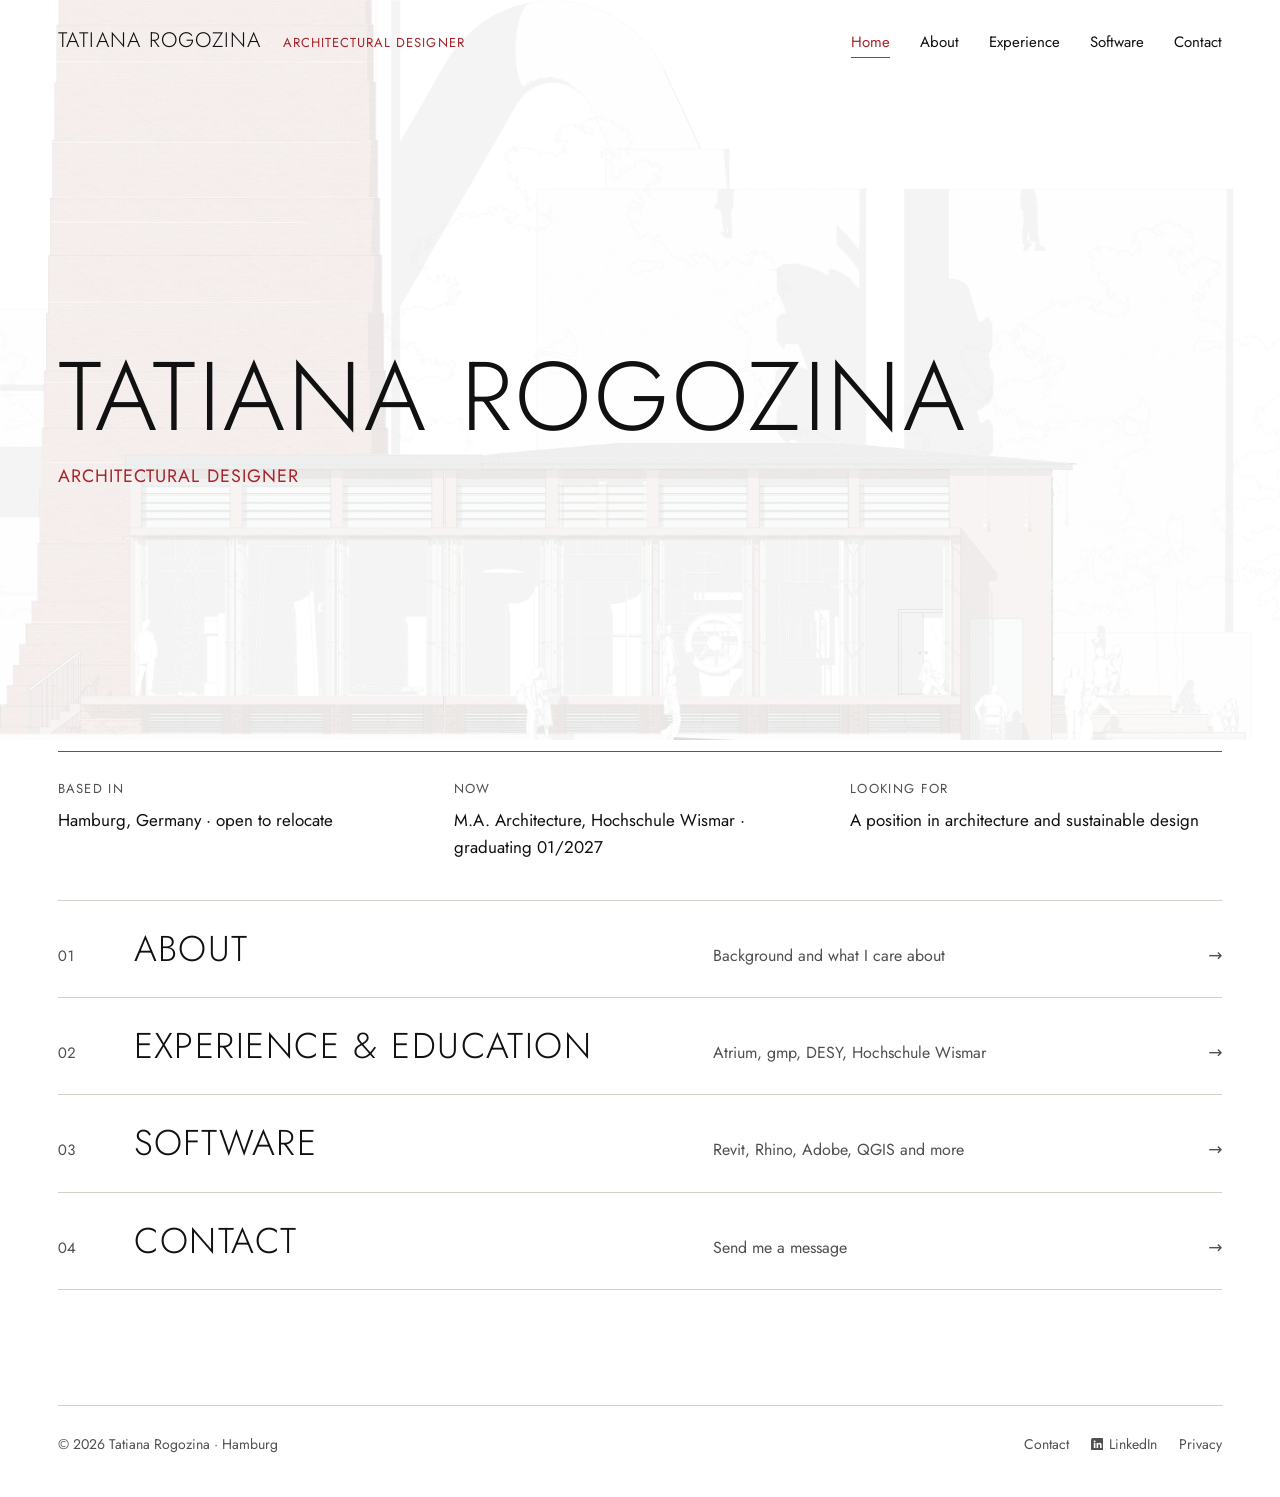
<file: index.html>
<!doctype html>
<html lang="en">
<head>
  <meta charset="utf-8">
  <meta http-equiv="Content-Security-Policy" content="default-src 'self'; script-src 'self'; style-src 'self'; img-src 'self' data:; font-src 'self'; connect-src https://api.web3forms.com; form-action https://api.web3forms.com https://web3forms.com; base-uri 'self'; object-src 'none'; upgrade-insecure-requests">
  <meta name="referrer" content="strict-origin-when-cross-origin">
  <meta name="viewport" content="width=device-width, initial-scale=1">
  <title>Tatiana Rogozina — Architectural Designer</title>
  <meta name="description" content="Tatiana Rogozina, architectural designer based in Hamburg: urban transformation and adaptive reuse.">
  <link rel="icon" href="assets/favicon.svg" type="image/svg+xml">
  <link rel="preload" href="assets/fonts/jost-latin-wght-normal.woff2" as="font" type="font/woff2" crossorigin>
  <link rel="stylesheet" href="assets/css/style.css">
</head>
<body>
<a class="skip" href="#content">Skip to content</a>

<div class="hero-screen">
<div class="masthead hero-exhibition">
<header class="site-header">
  <div>
    <a class="brand" href="index.html">Tatiana Rogozina</a>
    <span class="label brand-note">Architectural Designer</span>
  </div>
  <nav class="site-nav" aria-label="Main">
    <ul>
      <li><a href="index.html" aria-current="page">Home</a></li>
      <li><a href="about.html">About</a></li>
      <li><a href="experience.html">Experience</a></li>
      <li><a href="software.html">Software</a></li>
      <li><a href="contact.html">Contact</a></li>
    </ul>
  </nav>
</header>

<section class="home wrap" id="content">
    <h1 class="home-name">Tatiana Rogozina</h1>
    <p class="home-role">Architectural Designer</p>

</section>
</div>

<div class="home-meta wrap">
    <div class="hero-meta">
      <div>
        <span class="label">Based in</span>
        <p>Hamburg, Germany · open to relocate</p>
      </div>
      <div>
        <span class="label">Now</span>
        <p>M.A. Architecture, Hochschule Wismar · graduating 01/2027</p>
      </div>
      <div>
        <span class="label">Looking for</span>
        <p>A position in architecture and sustainable design</p>
      </div>
    </div>
</div>
</div>

<main id="main">
  <nav class="home-index wrap" aria-label="Pages">
    <a href="about.html"><span class="n">01</span><span class="t">About</span><span class="d">Background and what I care about</span><span class="arr" aria-hidden="true">→</span></a>
    <a href="experience.html"><span class="n">02</span><span class="t">Experience &amp; Education</span><span class="d">Atrium, gmp, DESY, Hochschule Wismar</span><span class="arr" aria-hidden="true">→</span></a>
    <a href="software.html"><span class="n">03</span><span class="t">Software</span><span class="d">Revit, Rhino, Adobe, QGIS and more</span><span class="arr" aria-hidden="true">→</span></a>
    <a href="contact.html"><span class="n">04</span><span class="t">Contact</span><span class="d">Send me a message</span><span class="arr" aria-hidden="true">→</span></a>
  </nav>
</main>

<footer class="site-footer">
  <span>© 2026 Tatiana Rogozina · Hamburg</span>
  <ul>
    <li><a href="contact.html">Contact</a></li>
    <li><a class="ico-link" href="https://www.linkedin.com/in/tatiana-rogozina-784098332/" target="_blank" rel="noopener"><svg viewBox="0 0 24 24" aria-hidden="true" focusable="false"><path fill="currentColor" fill-rule="evenodd" d="M3.6 0h16.8A3.6 3.6 0 0 1 24 3.6v16.8a3.6 3.6 0 0 1-3.6 3.6H3.6A3.6 3.6 0 0 1 0 20.4V3.6A3.6 3.6 0 0 1 3.6 0zM5.05 6.6a1.85 1.85 0 1 0 3.7 0a1.85 1.85 0 1 0-3.7 0zM5.35 9.4h3.1V19h-3.1zM10.6 9.4h2.95v1.35c.45-.85 1.55-1.6 3.15-1.6 3 0 3.6 1.95 3.6 4.5V19h-3.1v-4.7c0-1.15-.05-2.6-1.6-2.6-1.6 0-1.9 1.25-1.9 2.5V19h-3.1z"/></svg>LinkedIn</a></li>
    <li><a href="privacy.html">Privacy</a></li>
  </ul>
</footer>
</body>
</html>
</file>
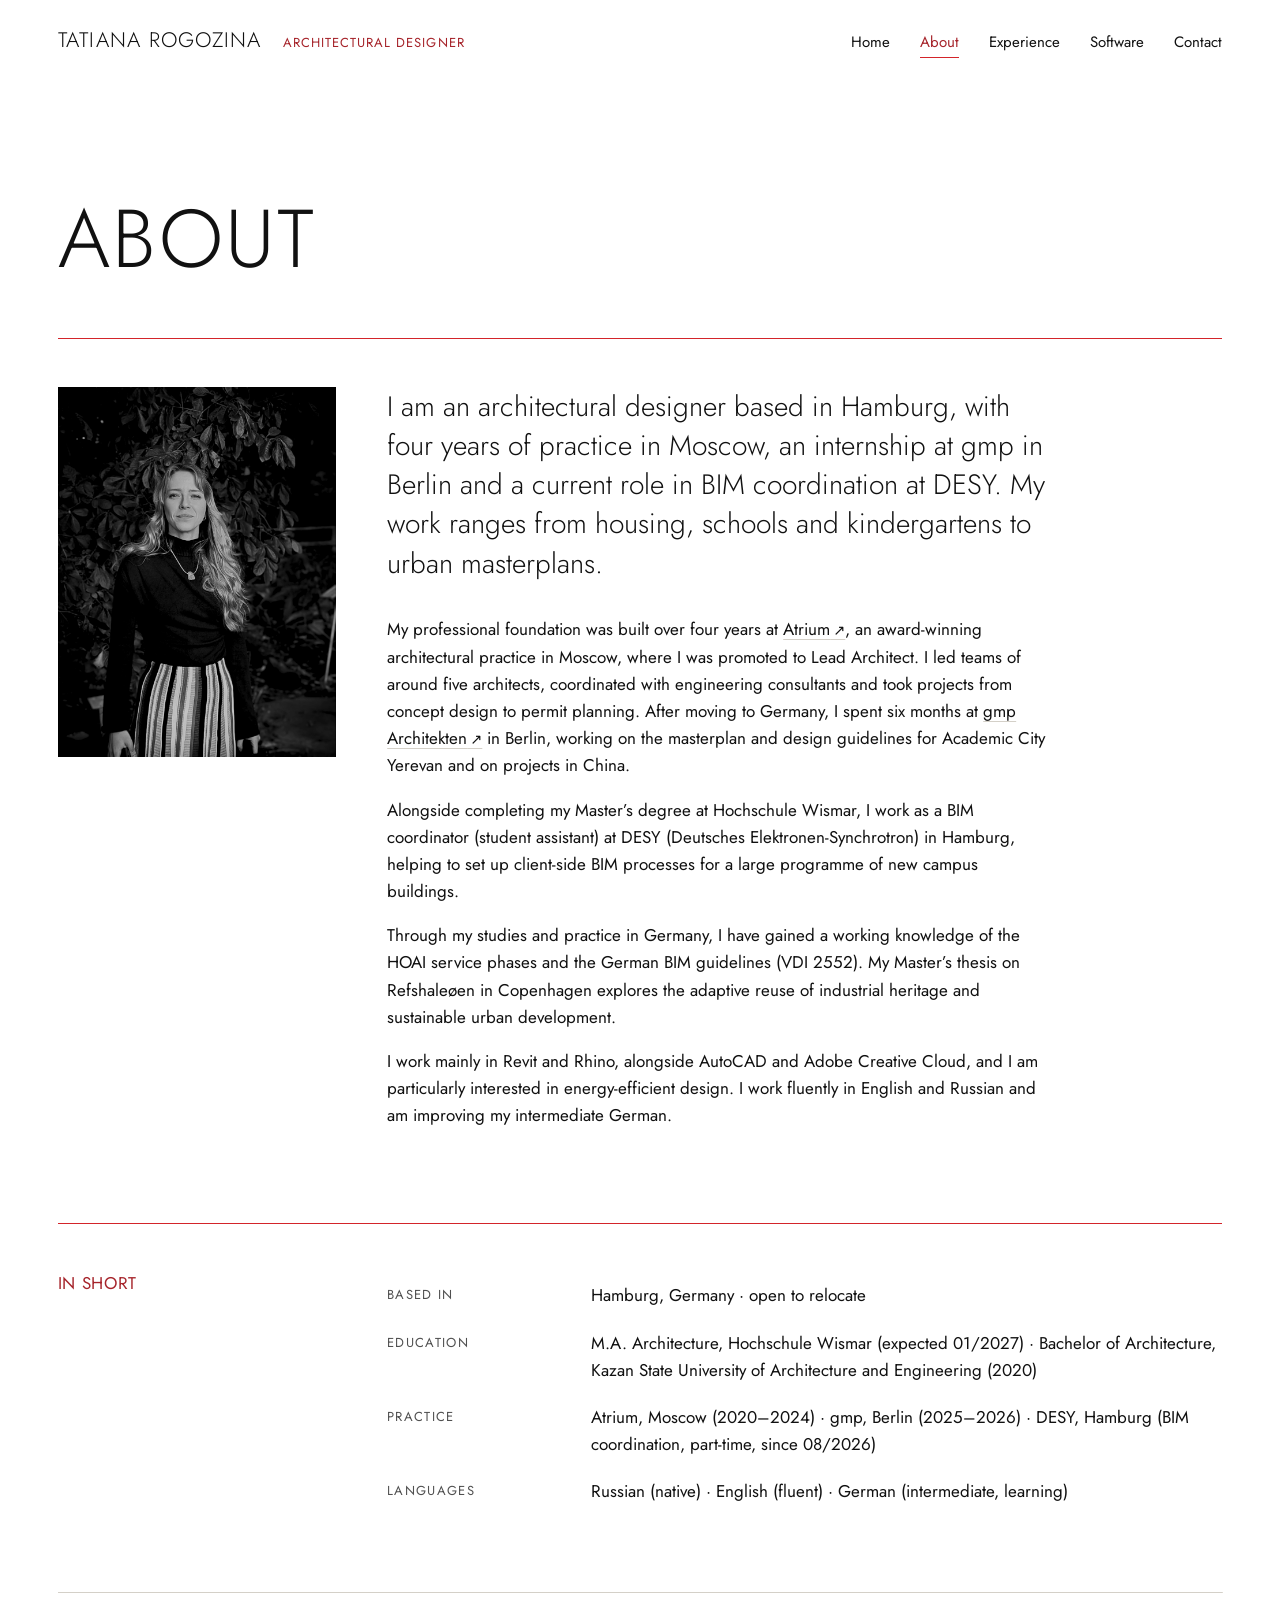
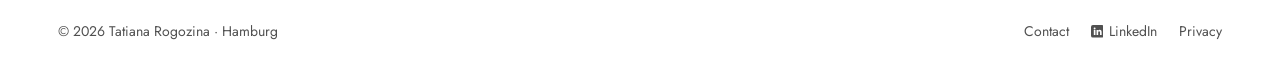
<file: about.html>
<!doctype html>
<html lang="en">
<head>
  <meta charset="utf-8">
  <meta http-equiv="Content-Security-Policy" content="default-src 'self'; script-src 'self'; style-src 'self'; img-src 'self' data:; font-src 'self'; connect-src https://api.web3forms.com; form-action https://api.web3forms.com https://web3forms.com; base-uri 'self'; object-src 'none'; upgrade-insecure-requests">
  <meta name="referrer" content="strict-origin-when-cross-origin">
  <meta name="viewport" content="width=device-width, initial-scale=1">
  <title>About — Tatiana Rogozina</title>
  <meta name="description" content="About Tatiana Rogozina: architecture studies in Kazan, practice at Atrium in Moscow and gmp in Berlin, master’s at Hochschule Wismar.">
  <link rel="icon" href="assets/favicon.svg" type="image/svg+xml">
  <link rel="preload" href="assets/fonts/jost-latin-wght-normal.woff2" as="font" type="font/woff2" crossorigin>
  <link rel="stylesheet" href="assets/css/style.css">
</head>
<body>
<a class="skip" href="#content">Skip to content</a>

<div class="masthead no-bg">
<header class="site-header">
  <div>
    <a class="brand" href="index.html">Tatiana Rogozina</a>
    <span class="label brand-note">Architectural Designer</span>
  </div>
  <nav class="site-nav" aria-label="Main">
    <ul>
      <li><a href="index.html">Home</a></li>
      <li><a href="about.html" aria-current="page">About</a></li>
      <li><a href="experience.html">Experience</a></li>
      <li><a href="software.html">Software</a></li>
      <li><a href="contact.html">Contact</a></li>
    </ul>
  </nav>
</header>

<div class="page-head wrap" id="content">
  <h1>About</h1>
</div>
</div>

<main id="main" class="wrap">

  <div class="split">
    <aside>
      <img class="portrait" src="assets/img/portrait.jpg" width="964" height="1280" alt="Portrait of Tatiana Rogozina">
    </aside>
    <div class="prose">
      <p class="intro">I am an architectural designer based in Hamburg, with four years of practice in Moscow, an internship at gmp in Berlin and a current role in BIM coordination at DESY. My work ranges from housing, schools and kindergartens to urban masterplans.</p>

      <p>My professional foundation was built over four years at <a class="ext" href="https://atrium.ru/en/" target="_blank" rel="noopener">Atrium</a>, an award-winning architectural practice in Moscow, where I was promoted to Lead Architect. I led teams of around five architects, coordinated with engineering consultants and took projects from concept design to permit planning. After moving to Germany, I spent six months at <a class="ext" href="https://www.gmp.de/en/" target="_blank" rel="noopener">gmp Architekten</a> in Berlin, working on the masterplan and design guidelines for Academic City Yerevan and on projects in China.</p>

      <p>Alongside completing my Master’s degree at Hochschule Wismar, I work as a BIM coordinator (student assistant) at DESY (Deutsches Elektronen-Synchrotron) in Hamburg, helping to set up client-side BIM processes for a large programme of new campus buildings.</p>

      <p>Through my studies and practice in Germany, I have gained a working knowledge of the HOAI service phases and the German BIM guidelines (VDI 2552). My Master’s thesis on Refshaleøen in Copenhagen explores the adaptive reuse of industrial heritage and sustainable urban development.</p>

      <p>I work mainly in Revit and Rhino, alongside AutoCAD and Adobe Creative Cloud, and I am particularly interested in energy-efficient design. I work fluently in English and Russian and am improving my intermediate German.</p>
    </div>
  </div>

  <div class="split">
    <aside><h2>In short</h2></aside>
    <ul class="facts">
      <li><span class="label">Based in</span><span>Hamburg, Germany · open to relocate</span></li>
      <li><span class="label">Education</span><span>M.A. Architecture, Hochschule Wismar (expected 01/2027) · Bachelor of Architecture, Kazan State University of Architecture and Engineering (2020)</span></li>
      <li><span class="label">Practice</span><span>Atrium, Moscow (2020–2024) · gmp, Berlin (2025–2026) · DESY, Hamburg (BIM coordination, part-time, since 08/2026)</span></li>
      <li><span class="label">Languages</span><span>Russian (native) · English (fluent) · German (intermediate, learning)</span></li>
    </ul>
  </div>
</main>

<footer class="site-footer">
  <span>© 2026 Tatiana Rogozina · Hamburg</span>
  <ul>
    <li><a href="contact.html">Contact</a></li>
    <li><a class="ico-link" href="https://www.linkedin.com/in/tatiana-rogozina-784098332/" target="_blank" rel="noopener"><svg viewBox="0 0 24 24" aria-hidden="true" focusable="false"><path fill="currentColor" fill-rule="evenodd" d="M3.6 0h16.8A3.6 3.6 0 0 1 24 3.6v16.8a3.6 3.6 0 0 1-3.6 3.6H3.6A3.6 3.6 0 0 1 0 20.4V3.6A3.6 3.6 0 0 1 3.6 0zM5.05 6.6a1.85 1.85 0 1 0 3.7 0a1.85 1.85 0 1 0-3.7 0zM5.35 9.4h3.1V19h-3.1zM10.6 9.4h2.95v1.35c.45-.85 1.55-1.6 3.15-1.6 3 0 3.6 1.95 3.6 4.5V19h-3.1v-4.7c0-1.15-.05-2.6-1.6-2.6-1.6 0-1.9 1.25-1.9 2.5V19h-3.1z"/></svg>LinkedIn</a></li>
    <li><a href="privacy.html">Privacy</a></li>
  </ul>
</footer>
</body>
</html>
</file>
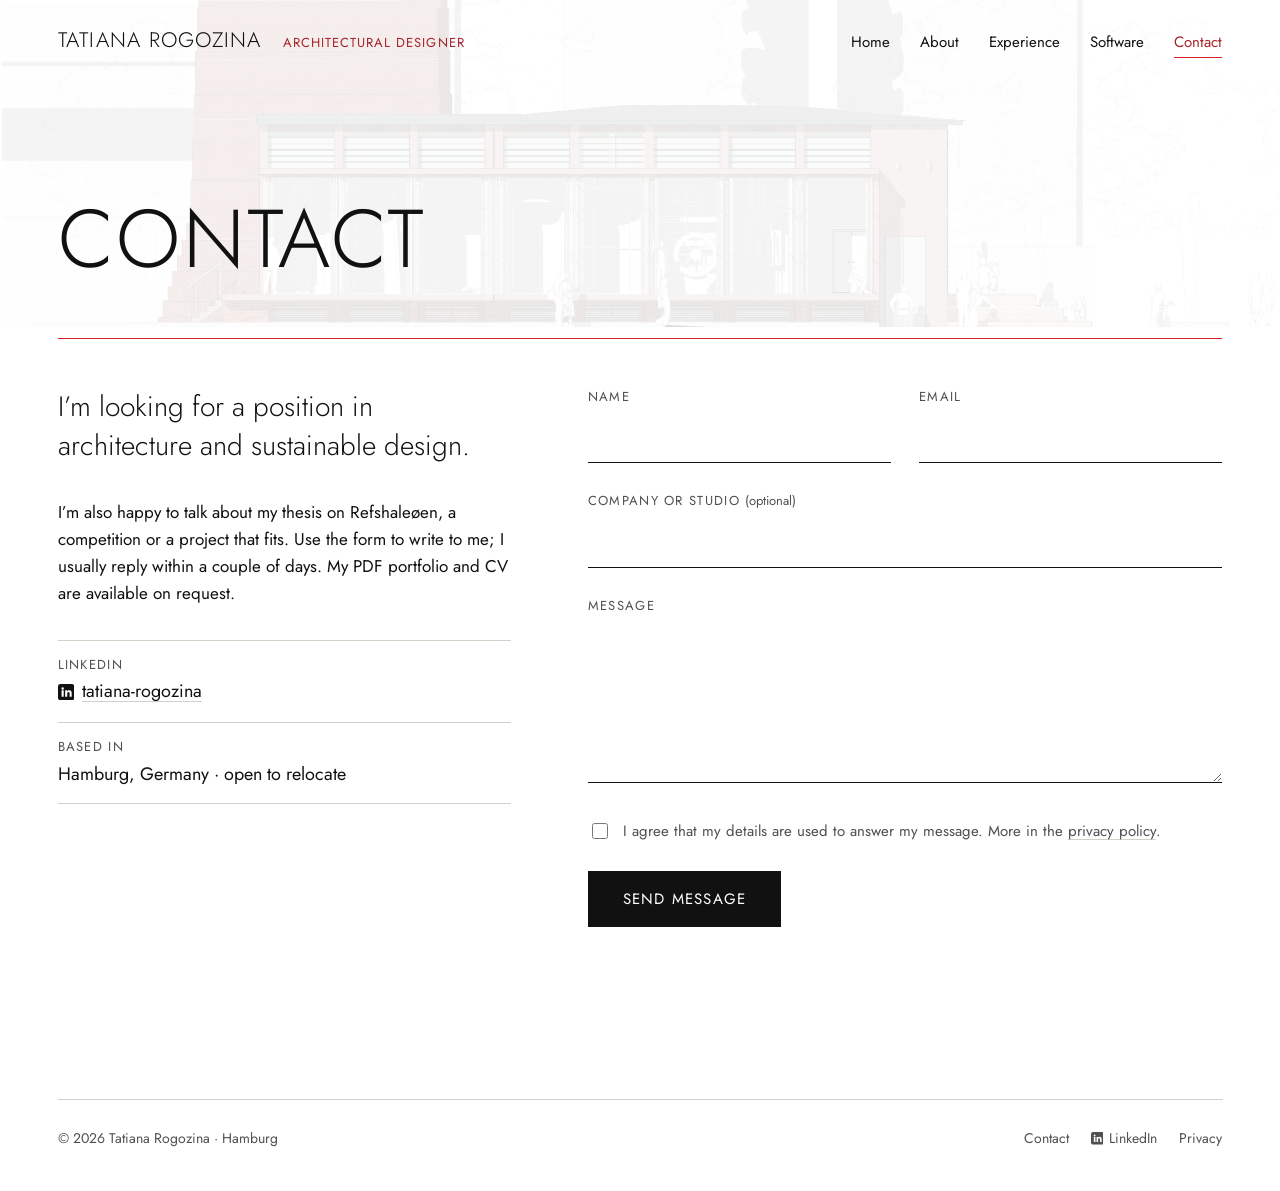
<file: contact.html>
<!doctype html>
<html lang="en">
<head>
  <meta charset="utf-8">
  <meta http-equiv="Content-Security-Policy" content="default-src 'self'; script-src 'self'; style-src 'self'; img-src 'self' data:; font-src 'self'; connect-src https://api.web3forms.com; form-action https://api.web3forms.com https://web3forms.com; base-uri 'self'; object-src 'none'; upgrade-insecure-requests">
  <meta name="referrer" content="strict-origin-when-cross-origin">
  <meta name="viewport" content="width=device-width, initial-scale=1">
  <title>Contact — Tatiana Rogozina</title>
  <meta name="description" content="Contact Tatiana Rogozina about positions, competitions or projects in urban transformation and sustainable design.">
  <link rel="icon" href="assets/favicon.svg" type="image/svg+xml">
  <link rel="preload" href="assets/fonts/jost-latin-wght-normal.woff2" as="font" type="font/woff2" crossorigin>
  <link rel="stylesheet" href="assets/css/style.css">
</head>
<body>
<a class="skip" href="#content">Skip to content</a>

<div class="masthead hero-exhibition">
<header class="site-header">
  <div>
    <a class="brand" href="index.html">Tatiana Rogozina</a>
    <span class="label brand-note">Architectural Designer</span>
  </div>
  <nav class="site-nav" aria-label="Main">
    <ul>
      <li><a href="index.html">Home</a></li>
      <li><a href="about.html">About</a></li>
      <li><a href="experience.html">Experience</a></li>
      <li><a href="software.html">Software</a></li>
      <li><a href="contact.html" aria-current="page">Contact</a></li>
    </ul>
  </nav>
</header>

<div class="page-head wrap" id="content">
  <h1>Contact</h1>
</div>
</div>

<main id="main" class="wrap">

  <div class="contact-grid">
    <div class="prose">
      <p class="intro">I’m looking for a position in architecture and sustainable design.</p>
      <p>I’m also happy to talk about my thesis on Refshaleøen, a competition or a project that fits. Use the form to write to me; I usually reply within a couple of days. My PDF portfolio and CV are available on request.</p>

      <ul class="channels">
        <li><span class="label">LinkedIn</span><a class="ico-link" href="https://www.linkedin.com/in/tatiana-rogozina-784098332/" target="_blank" rel="noopener"><svg viewBox="0 0 24 24" aria-hidden="true" focusable="false"><path fill="currentColor" fill-rule="evenodd" d="M3.6 0h16.8A3.6 3.6 0 0 1 24 3.6v16.8a3.6 3.6 0 0 1-3.6 3.6H3.6A3.6 3.6 0 0 1 0 20.4V3.6A3.6 3.6 0 0 1 3.6 0zM5.05 6.6a1.85 1.85 0 1 0 3.7 0a1.85 1.85 0 1 0-3.7 0zM5.35 9.4h3.1V19h-3.1zM10.6 9.4h2.95v1.35c.45-.85 1.55-1.6 3.15-1.6 3 0 3.6 1.95 3.6 4.5V19h-3.1v-4.7c0-1.15-.05-2.6-1.6-2.6-1.6 0-1.9 1.25-1.9 2.5V19h-3.1z"/></svg>tatiana-rogozina</a></li>
        <li><span class="label">Based in</span><span class="v">Hamburg, Germany · open to relocate</span></li>
      </ul>
    </div>

    <form class="form" id="contact-form" action="https://api.web3forms.com/submit" method="POST" novalidate>
      <!-- Web3Forms access key (public by design: it only allows sending messages to the site owner) -->
      <input type="hidden" name="access_key" value="bae9f463-ab2d-47f6-8c85-4b0e7789cf35">
      <input type="hidden" name="subject" value="New message from trogozina.com">
      <input type="hidden" name="from_name" value="Portfolio website">
      <input type="checkbox" name="botcheck" class="hp" tabindex="-1" autocomplete="off" aria-hidden="true">

      <div class="row-2">
        <div class="field">
          <label class="label" for="f-name">Name</label>
          <input id="f-name" name="name" type="text" autocomplete="name" required>
        </div>
        <div class="field">
          <label class="label" for="f-email">Email</label>
          <input id="f-email" name="email" type="email" autocomplete="email" required>
        </div>
      </div>
      <div class="field">
        <label class="label" for="f-org">Company or studio <span class="label-note">(optional)</span></label>
        <input id="f-org" name="company" type="text" autocomplete="organization">
      </div>
      <div class="field">
        <label class="label" for="f-msg">Message</label>
        <textarea id="f-msg" name="message" required></textarea>
      </div>
      <label class="consent">
        <input type="checkbox" name="consent" value="yes" required>
        <span>I agree that my details are used to answer my message. More in the <a href="privacy.html">privacy policy</a>.</span>
      </label>
      <button class="btn" type="submit">Send message</button>
      <p class="form-status" id="form-status" role="status" aria-live="polite"></p>
    </form>
  </div>
</main>

<footer class="site-footer">
  <span>© 2026 Tatiana Rogozina · Hamburg</span>
  <ul>
    <li><a href="contact.html">Contact</a></li>
    <li><a class="ico-link" href="https://www.linkedin.com/in/tatiana-rogozina-784098332/" target="_blank" rel="noopener"><svg viewBox="0 0 24 24" aria-hidden="true" focusable="false"><path fill="currentColor" fill-rule="evenodd" d="M3.6 0h16.8A3.6 3.6 0 0 1 24 3.6v16.8a3.6 3.6 0 0 1-3.6 3.6H3.6A3.6 3.6 0 0 1 0 20.4V3.6A3.6 3.6 0 0 1 3.6 0zM5.05 6.6a1.85 1.85 0 1 0 3.7 0a1.85 1.85 0 1 0-3.7 0zM5.35 9.4h3.1V19h-3.1zM10.6 9.4h2.95v1.35c.45-.85 1.55-1.6 3.15-1.6 3 0 3.6 1.95 3.6 4.5V19h-3.1v-4.7c0-1.15-.05-2.6-1.6-2.6-1.6 0-1.9 1.25-1.9 2.5V19h-3.1z"/></svg>LinkedIn</a></li>
    <li><a href="privacy.html">Privacy</a></li>
  </ul>
</footer>
<script src="assets/js/contact.js" defer></script>
</body>
</html>
</file>
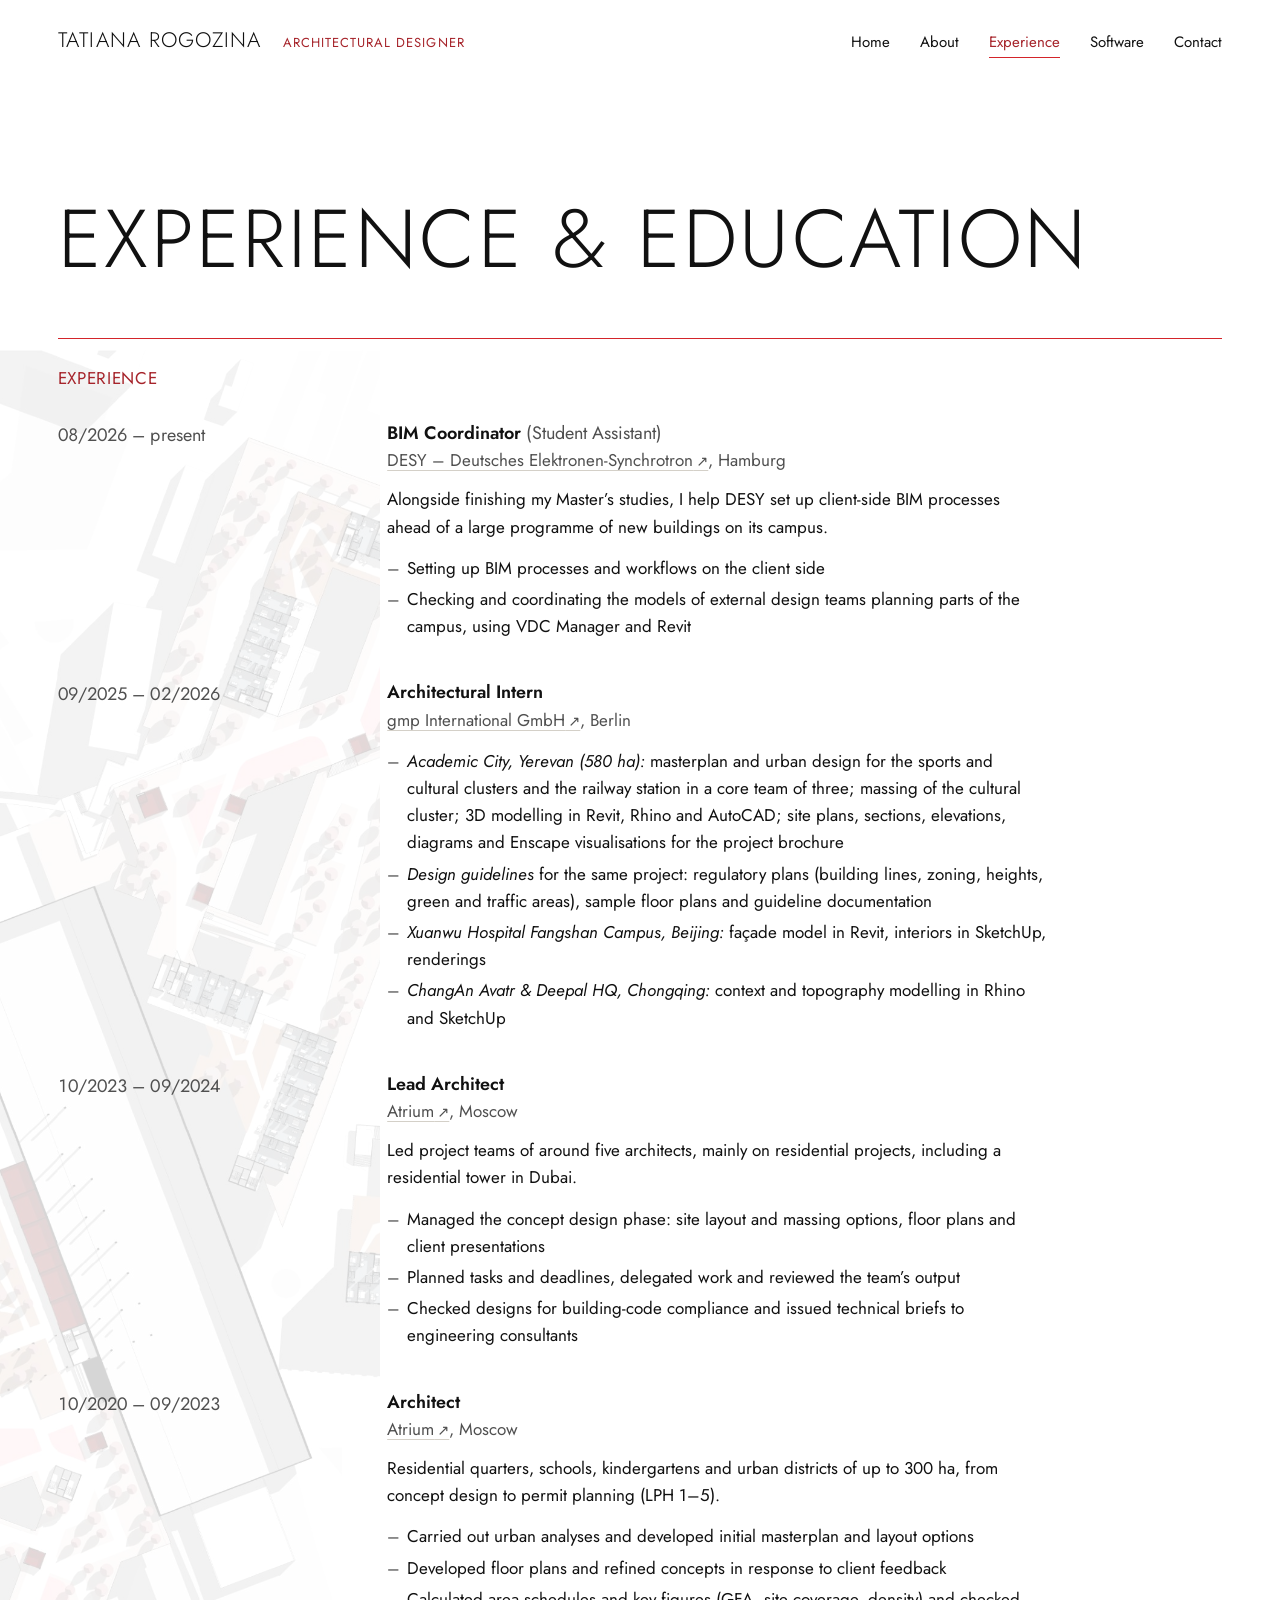
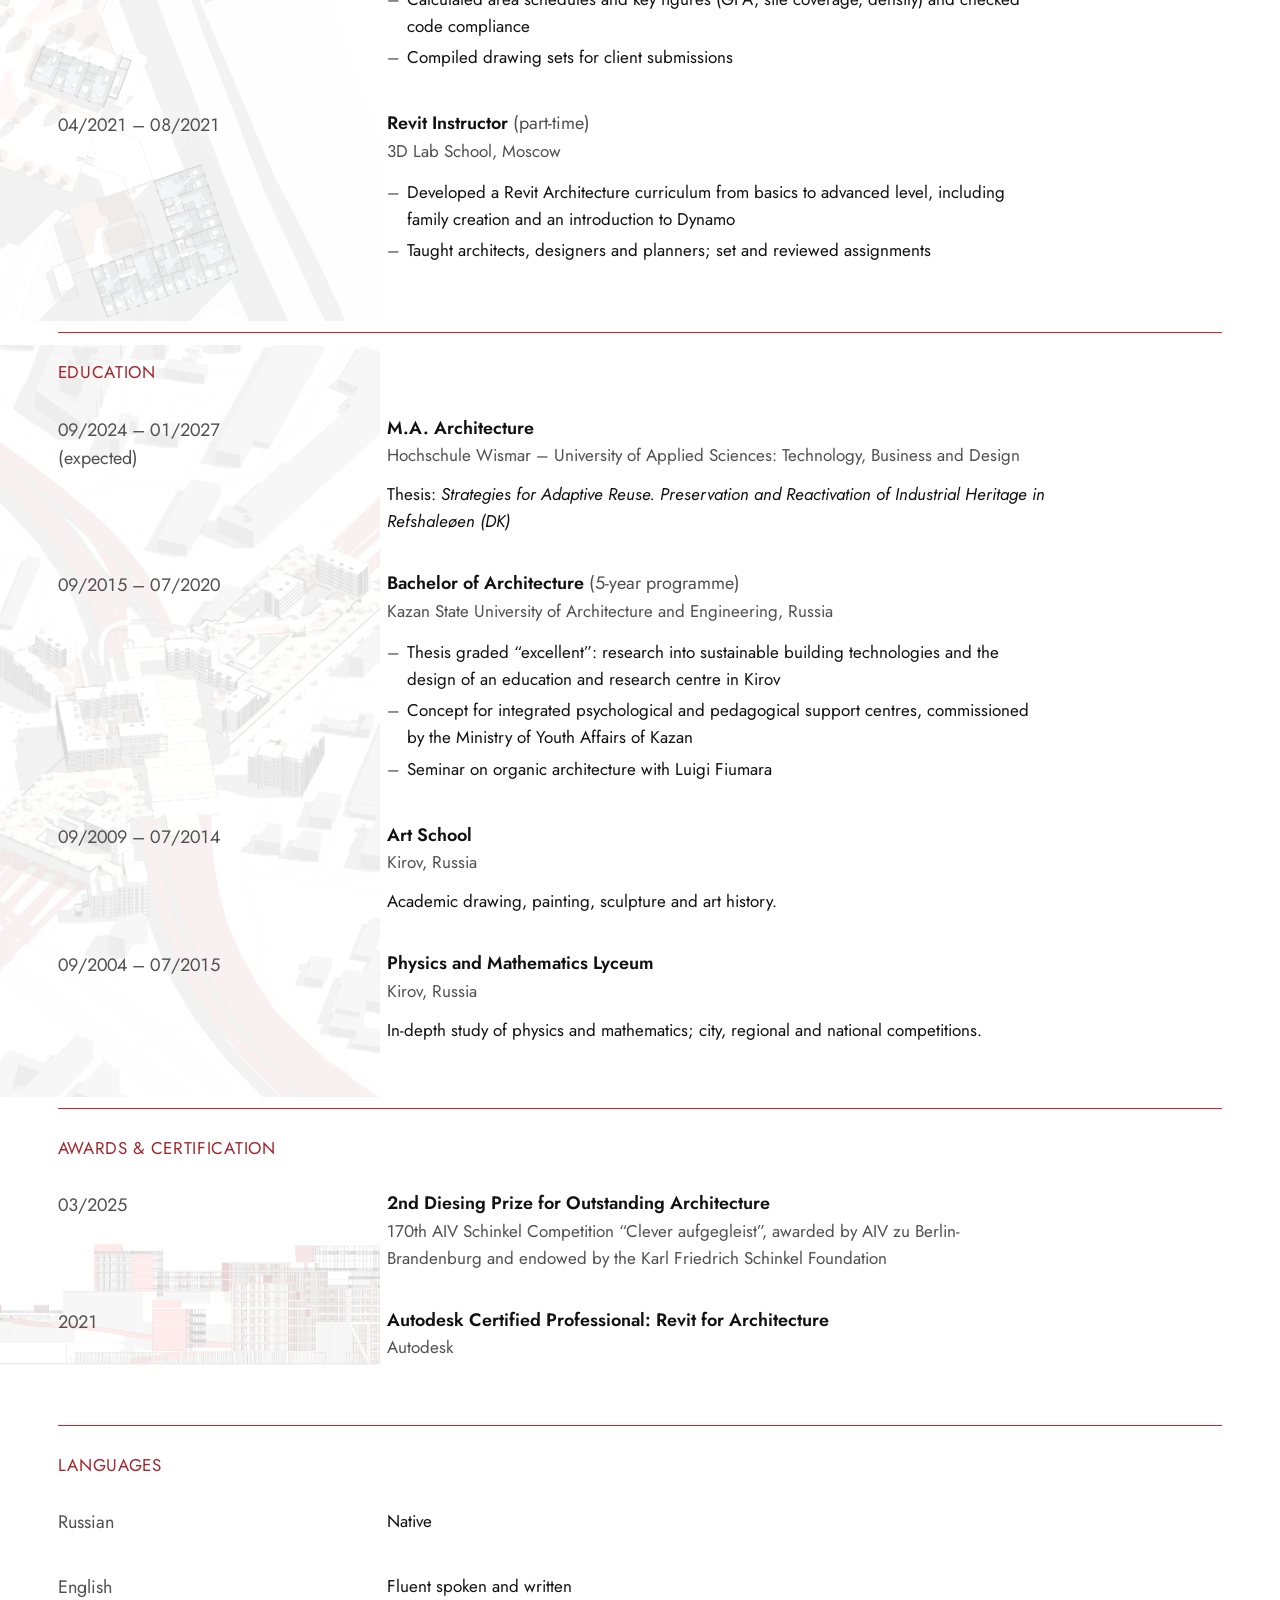
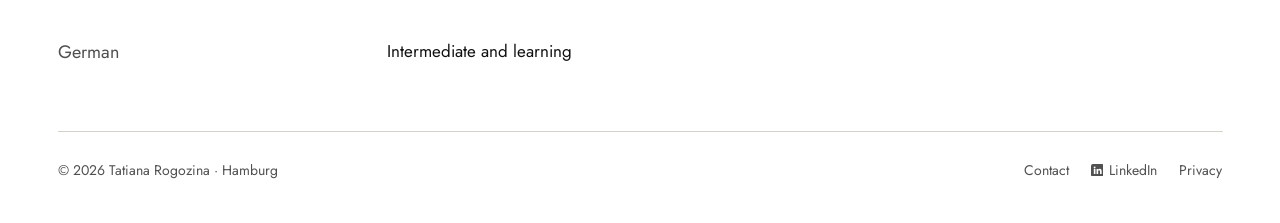
<file: experience.html>
<!doctype html>
<html lang="en">
<head>
  <meta charset="utf-8">
  <meta http-equiv="Content-Security-Policy" content="default-src 'self'; script-src 'self'; style-src 'self'; img-src 'self' data:; font-src 'self'; connect-src https://api.web3forms.com; form-action https://api.web3forms.com https://web3forms.com; base-uri 'self'; object-src 'none'; upgrade-insecure-requests">
  <meta name="referrer" content="strict-origin-when-cross-origin">
  <meta name="viewport" content="width=device-width, initial-scale=1">
  <title>Experience and Education — Tatiana Rogozina</title>
  <meta name="description" content="Experience and education of Tatiana Rogozina: gmp Berlin, Atrium Moscow, Hochschule Wismar, KGASU Kazan.">
  <link rel="icon" href="assets/favicon.svg" type="image/svg+xml">
  <link rel="preload" href="assets/fonts/jost-latin-wght-normal.woff2" as="font" type="font/woff2" crossorigin>
  <link rel="stylesheet" href="assets/css/style.css">
</head>
<body>
<a class="skip" href="#content">Skip to content</a>

<div class="masthead no-bg">
<header class="site-header">
  <div>
    <a class="brand" href="index.html">Tatiana Rogozina</a>
    <span class="label brand-note">Architectural Designer</span>
  </div>
  <nav class="site-nav" aria-label="Main">
    <ul>
      <li><a href="index.html">Home</a></li>
      <li><a href="about.html">About</a></li>
      <li><a href="experience.html" aria-current="page">Experience</a></li>
      <li><a href="software.html">Software</a></li>
      <li><a href="contact.html">Contact</a></li>
    </ul>
  </nav>
</header>

<div class="page-head wrap" id="content">
  <h1>Experience &amp; Education</h1>
</div>
</div>

<main id="main" class="wrap">

  <section class="cv-section side-img img-roof" aria-labelledby="exp">
    <h2 id="exp">Experience</h2>
    <div class="cv-row">
      <div class="cv-date">08/2026 – present</div>
      <div class="cv-body">
        <div class="cv-role">BIM Coordinator <span class="note">(Student Assistant)</span></div>
        <div class="cv-org"><a class="ext" href="https://desy.de/index_eng.html" target="_blank" rel="noopener">DESY – Deutsches Elektronen-Synchrotron</a>, Hamburg</div>
        <p>Alongside finishing my Master’s studies, I help DESY set up client-side BIM processes ahead of a large programme of new buildings on its campus.</p>
        <ul>
          <li>Setting up BIM processes and workflows on the client side</li>
          <li>Checking and coordinating the models of external design teams planning parts of the campus, using VDC Manager and Revit</li>
        </ul>
      </div>
    </div>
    <div class="cv-row">
      <div class="cv-date">09/2025 – 02/2026</div>
      <div class="cv-body">
        <div class="cv-role">Architectural Intern</div>
        <div class="cv-org"><a class="ext" href="https://www.gmp.de/en/" target="_blank" rel="noopener">gmp International GmbH</a>, Berlin</div>
        <ul>
          <li><em>Academic City, Yerevan (580 ha):</em> masterplan and urban design for the sports and cultural clusters and the railway station in a core team of three; massing of the cultural cluster; 3D modelling in Revit, Rhino and AutoCAD; site plans, sections, elevations, diagrams and Enscape visualisations for the project brochure</li>
          <li><em>Design guidelines</em> for the same project: regulatory plans (building lines, zoning, heights, green and traffic areas), sample floor plans and guideline documentation</li>
          <li><em>Xuanwu Hospital Fangshan Campus, Beijing:</em> façade model in Revit, interiors in SketchUp, renderings</li>
          <li><em>ChangAn Avatr &amp; Deepal HQ, Chongqing:</em> context and topography modelling in Rhino and SketchUp</li>
        </ul>
      </div>
    </div>
    <div class="cv-row">
      <div class="cv-date">10/2023 – 09/2024</div>
      <div class="cv-body">
        <div class="cv-role">Lead Architect</div>
        <div class="cv-org"><a class="ext" href="https://atrium.ru/en/" target="_blank" rel="noopener">Atrium</a>, Moscow</div>
        <p>Led project teams of around five architects, mainly on residential projects, including a residential tower in Dubai.</p>
        <ul>
          <li>Managed the concept design phase: site layout and massing options, floor plans and client presentations</li>
          <li>Planned tasks and deadlines, delegated work and reviewed the team’s output</li>
          <li>Checked designs for building-code compliance and issued technical briefs to engineering consultants</li>
        </ul>
      </div>
    </div>
    <div class="cv-row">
      <div class="cv-date">10/2020 – 09/2023</div>
      <div class="cv-body">
        <div class="cv-role">Architect</div>
        <div class="cv-org"><a class="ext" href="https://atrium.ru/en/" target="_blank" rel="noopener">Atrium</a>, Moscow</div>
        <p>Residential quarters, schools, kindergartens and urban districts of up to 300 ha, from concept design to permit planning (LPH 1–5).</p>
        <ul>
          <li>Carried out urban analyses and developed initial masterplan and layout options</li>
          <li>Developed floor plans and refined concepts in response to client feedback</li>
          <li>Calculated area schedules and key figures (GFA, site coverage, density) and checked code compliance</li>
          <li>Compiled drawing sets for client submissions</li>
        </ul>
      </div>
    </div>
    <div class="cv-row">
      <div class="cv-date">04/2021 – 08/2021</div>
      <div class="cv-body">
        <div class="cv-role">Revit Instructor <span class="note">(part-time)</span></div>
        <div class="cv-org">3D Lab School, Moscow</div>
        <ul>
          <li>Developed a Revit Architecture curriculum from basics to advanced level, including family creation and an introduction to Dynamo</li>
          <li>Taught architects, designers and planners; set and reviewed assignments</li>
        </ul>
      </div>
    </div>
  </section>

  <section class="cv-section side-img img-redroads" aria-labelledby="edu">
    <h2 id="edu">Education</h2>
    <div class="cv-row">
      <div class="cv-date">09/2024 – 01/2027<br>(expected)</div>
      <div class="cv-body">
        <div class="cv-role">M.A. Architecture</div>
        <div class="cv-org">Hochschule Wismar – University of Applied Sciences: Technology, Business and Design</div>
        <p>Thesis: <em>Strategies for Adaptive Reuse. Preservation and Reactivation of Industrial Heritage in Refshaleøen (DK)</em></p>
      </div>
    </div>
    <div class="cv-row">
      <div class="cv-date">09/2015 – 07/2020</div>
      <div class="cv-body">
        <div class="cv-role">Bachelor of Architecture <span class="note">(5-year programme)</span></div>
        <div class="cv-org">Kazan State University of Architecture and Engineering, Russia</div>
        <ul>
          <li>Thesis graded “excellent”: research into sustainable building technologies and the design of an education and research centre in Kirov</li>
          <li>Concept for integrated psychological and pedagogical support centres, commissioned by the Ministry of Youth Affairs of Kazan</li>
          <li>Seminar on organic architecture with Luigi Fiumara</li>
        </ul>
      </div>
    </div>
    <div class="cv-row">
      <div class="cv-date">09/2009 – 07/2014</div>
      <div class="cv-body">
        <div class="cv-role">Art School</div>
        <div class="cv-org">Kirov, Russia</div>
        <p>Academic drawing, painting, sculpture and art history.</p>
      </div>
    </div>
    <div class="cv-row">
      <div class="cv-date">09/2004 – 07/2015</div>
      <div class="cv-body">
        <div class="cv-role">Physics and Mathematics Lyceum</div>
        <div class="cv-org">Kirov, Russia</div>
        <p>In-depth study of physics and mathematics; city, regional and national competitions.</p>
      </div>
    </div>
  </section>

  <section class="cv-section side-img img-facade-ex" aria-labelledby="awards">
    <h2 id="awards">Awards &amp; Certification</h2>
    <div class="cv-row">
      <div class="cv-date">03/2025</div>
      <div class="cv-body">
        <div class="cv-role">2nd Diesing Prize for Outstanding Architecture</div>
        <div class="cv-org">170th AIV Schinkel Competition “Clever aufgegleist”, awarded by AIV zu Berlin-Brandenburg and endowed by the Karl Friedrich Schinkel Foundation</div>
      </div>
    </div>
    <div class="cv-row">
      <div class="cv-date">2021</div>
      <div class="cv-body">
        <div class="cv-role">Autodesk Certified Professional: Revit for Architecture</div>
        <div class="cv-org">Autodesk</div>
      </div>
    </div>
  </section>

  <section class="cv-section" aria-labelledby="lang">
    <h2 id="lang">Languages</h2>
    <div class="cv-row">
      <div class="cv-date">Russian</div>
      <div class="cv-body">Native</div>
    </div>
    <div class="cv-row">
      <div class="cv-date">English</div>
      <div class="cv-body">Fluent spoken and written</div>
    </div>
    <div class="cv-row">
      <div class="cv-date">German</div>
      <div class="cv-body">Intermediate and learning</div>
    </div>
  </section>
</main>

<footer class="site-footer">
  <span>© 2026 Tatiana Rogozina · Hamburg</span>
  <ul>
    <li><a href="contact.html">Contact</a></li>
    <li><a class="ico-link" href="https://www.linkedin.com/in/tatiana-rogozina-784098332/" target="_blank" rel="noopener"><svg viewBox="0 0 24 24" aria-hidden="true" focusable="false"><path fill="currentColor" fill-rule="evenodd" d="M3.6 0h16.8A3.6 3.6 0 0 1 24 3.6v16.8a3.6 3.6 0 0 1-3.6 3.6H3.6A3.6 3.6 0 0 1 0 20.4V3.6A3.6 3.6 0 0 1 3.6 0zM5.05 6.6a1.85 1.85 0 1 0 3.7 0a1.85 1.85 0 1 0-3.7 0zM5.35 9.4h3.1V19h-3.1zM10.6 9.4h2.95v1.35c.45-.85 1.55-1.6 3.15-1.6 3 0 3.6 1.95 3.6 4.5V19h-3.1v-4.7c0-1.15-.05-2.6-1.6-2.6-1.6 0-1.9 1.25-1.9 2.5V19h-3.1z"/></svg>LinkedIn</a></li>
    <li><a href="privacy.html">Privacy</a></li>
  </ul>
</footer>
</body>
</html>
</file>
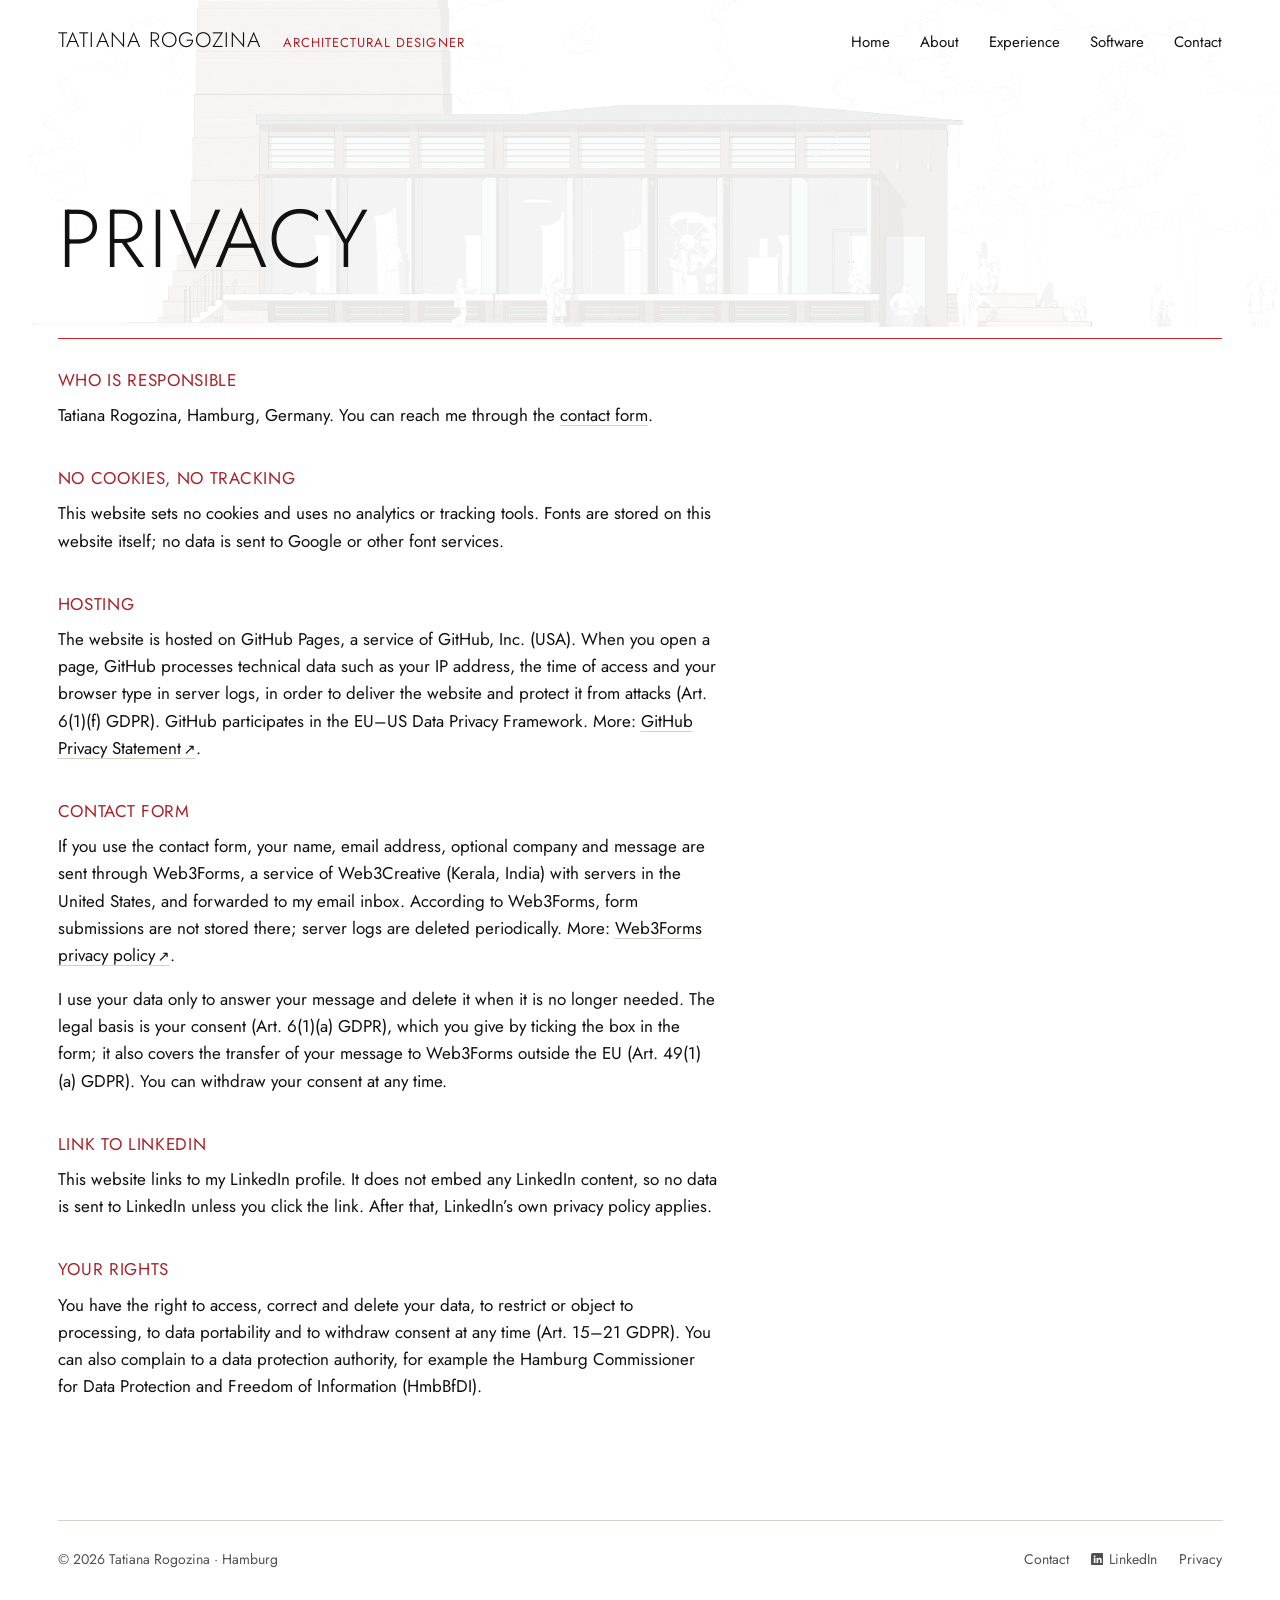
<file: privacy.html>
<!doctype html>
<html lang="en">
<head>
  <meta charset="utf-8">
  <meta http-equiv="Content-Security-Policy" content="default-src 'self'; script-src 'self'; style-src 'self'; img-src 'self' data:; font-src 'self'; connect-src https://api.web3forms.com; form-action https://api.web3forms.com https://web3forms.com; base-uri 'self'; object-src 'none'; upgrade-insecure-requests">
  <meta name="referrer" content="strict-origin-when-cross-origin">
  <meta name="viewport" content="width=device-width, initial-scale=1">
  <title>Privacy — Tatiana Rogozina</title>
  <meta name="robots" content="noindex">
  <link rel="icon" href="assets/favicon.svg" type="image/svg+xml">
  <link rel="stylesheet" href="assets/css/style.css">
</head>
<body>
<a class="skip" href="#content">Skip to content</a>

<div class="masthead">
<header class="site-header">
  <div>
    <a class="brand" href="index.html">Tatiana Rogozina</a>
    <span class="label brand-note">Architectural Designer</span>
  </div>
  <nav class="site-nav" aria-label="Main">
    <ul>
      <li><a href="index.html">Home</a></li>
      <li><a href="about.html">About</a></li>
      <li><a href="experience.html">Experience</a></li>
      <li><a href="software.html">Software</a></li>
      <li><a href="contact.html">Contact</a></li>
    </ul>
  </nav>
</header>

<div class="page-head wrap" id="content">
  <h1>Privacy</h1>
</div>
</div>

<main id="main" class="wrap">

  <div class="legal">
    <h2>Who is responsible</h2>
    <p>Tatiana Rogozina, Hamburg, Germany. You can reach me through the <a href="contact.html">contact form</a>.</p>

    <h2>No cookies, no tracking</h2>
    <p>This website sets no cookies and uses no analytics or tracking tools. Fonts are stored on this website itself; no data is sent to Google or other font services.</p>

    <h2>Hosting</h2>
    <p>The website is hosted on GitHub Pages, a service of GitHub, Inc. (USA). When you open a page, GitHub processes technical data such as your IP address, the time of access and your browser type in server logs, in order to deliver the website and protect it from attacks (Art. 6(1)(f) GDPR). GitHub participates in the EU–US Data Privacy Framework. More: <a class="ext" href="https://docs.github.com/en/site-policy/privacy-policies/github-general-privacy-statement" target="_blank" rel="noopener">GitHub Privacy Statement</a>.</p>

    <h2>Contact form</h2>
    <p>If you use the contact form, your name, email address, optional company and message are sent through Web3Forms, a service of Web3Creative (Kerala, India) with servers in the United States, and forwarded to my email inbox. According to Web3Forms, form submissions are not stored there; server logs are deleted periodically. More: <a class="ext" href="https://web3forms.com/privacy" target="_blank" rel="noopener">Web3Forms privacy policy</a>.</p>
    <p>I use your data only to answer your message and delete it when it is no longer needed. The legal basis is your consent (Art. 6(1)(a) GDPR), which you give by ticking the box in the form; it also covers the transfer of your message to Web3Forms outside the EU (Art. 49(1)(a) GDPR). You can withdraw your consent at any time.</p>

    <h2>Link to LinkedIn</h2>
    <p>This website links to my LinkedIn profile. It does not embed any LinkedIn content, so no data is sent to LinkedIn unless you click the link. After that, LinkedIn’s own privacy policy applies.</p>

    <h2>Your rights</h2>
    <p>You have the right to access, correct and delete your data, to restrict or object to processing, to data portability and to withdraw consent at any time (Art. 15–21 GDPR). You can also complain to a data protection authority, for example the Hamburg Commissioner for Data Protection and Freedom of Information (HmbBfDI).</p>
  </div>
</main>

<footer class="site-footer">
  <span>© 2026 Tatiana Rogozina · Hamburg</span>
  <ul>
    <li><a href="contact.html">Contact</a></li>
    <li><a class="ico-link" href="https://www.linkedin.com/in/tatiana-rogozina-784098332/" target="_blank" rel="noopener"><svg viewBox="0 0 24 24" aria-hidden="true" focusable="false"><path fill="currentColor" fill-rule="evenodd" d="M3.6 0h16.8A3.6 3.6 0 0 1 24 3.6v16.8a3.6 3.6 0 0 1-3.6 3.6H3.6A3.6 3.6 0 0 1 0 20.4V3.6A3.6 3.6 0 0 1 3.6 0zM5.05 6.6a1.85 1.85 0 1 0 3.7 0a1.85 1.85 0 1 0-3.7 0zM5.35 9.4h3.1V19h-3.1zM10.6 9.4h2.95v1.35c.45-.85 1.55-1.6 3.15-1.6 3 0 3.6 1.95 3.6 4.5V19h-3.1v-4.7c0-1.15-.05-2.6-1.6-2.6-1.6 0-1.9 1.25-1.9 2.5V19h-3.1z"/></svg>LinkedIn</a></li>
    <li><a href="privacy.html" aria-current="page">Privacy</a></li>
  </ul>
</footer>
</body>
</html>
</file>
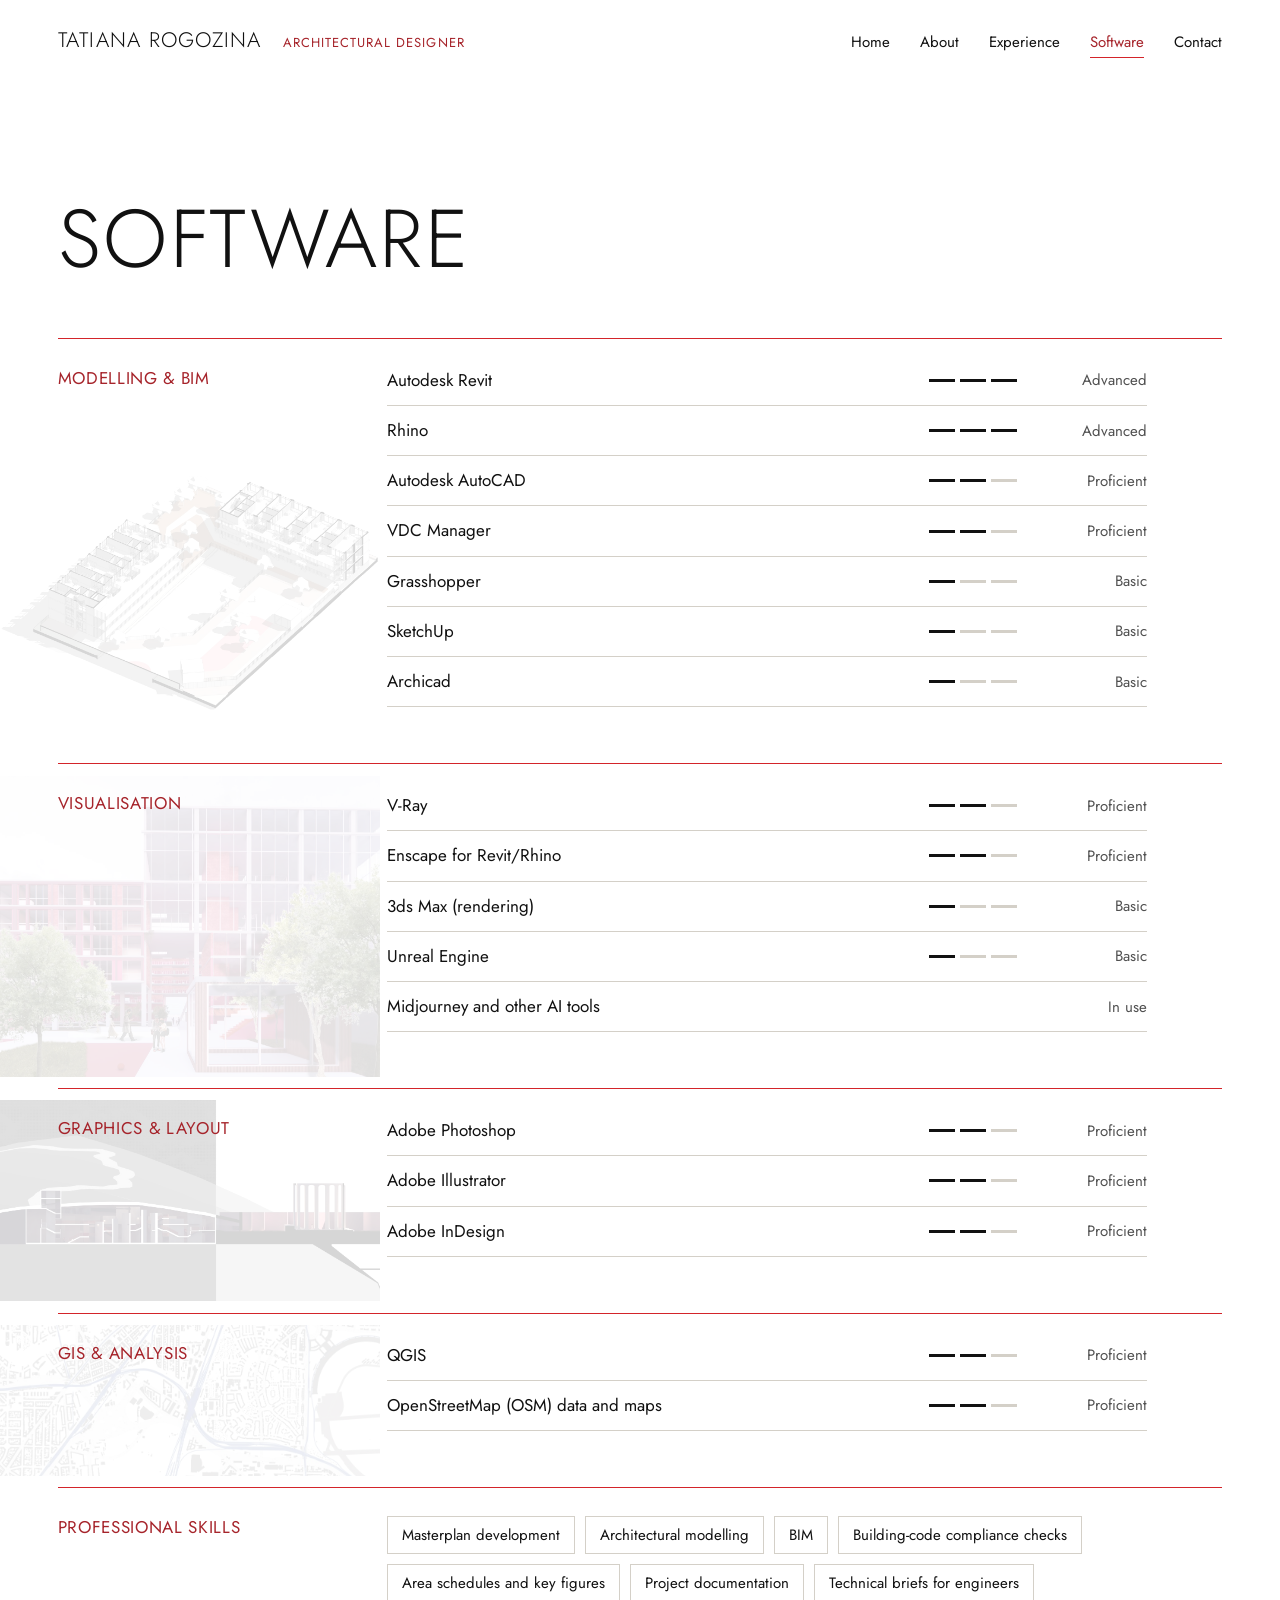
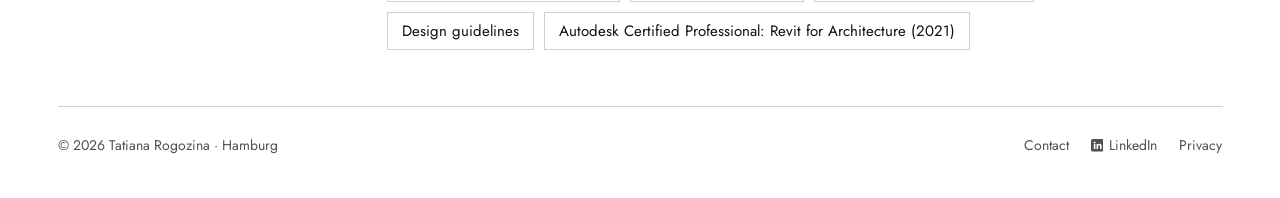
<file: software.html>
<!doctype html>
<html lang="en">
<head>
  <meta charset="utf-8">
  <meta http-equiv="Content-Security-Policy" content="default-src 'self'; script-src 'self'; style-src 'self'; img-src 'self' data:; font-src 'self'; connect-src https://api.web3forms.com; form-action https://api.web3forms.com https://web3forms.com; base-uri 'self'; object-src 'none'; upgrade-insecure-requests">
  <meta name="referrer" content="strict-origin-when-cross-origin">
  <meta name="viewport" content="width=device-width, initial-scale=1">
  <title>Software — Tatiana Rogozina</title>
  <meta name="description" content="Software and tools used by Tatiana Rogozina: Revit, Rhino, Grasshopper, V-Ray, Adobe, QGIS and more.">
  <link rel="icon" href="assets/favicon.svg" type="image/svg+xml">
  <link rel="preload" href="assets/fonts/jost-latin-wght-normal.woff2" as="font" type="font/woff2" crossorigin>
  <link rel="stylesheet" href="assets/css/style.css">
</head>
<body>
<a class="skip" href="#content">Skip to content</a>

<div class="masthead no-bg">
<header class="site-header">
  <div>
    <a class="brand" href="index.html">Tatiana Rogozina</a>
    <span class="label brand-note">Architectural Designer</span>
  </div>
  <nav class="site-nav" aria-label="Main">
    <ul>
      <li><a href="index.html">Home</a></li>
      <li><a href="about.html">About</a></li>
      <li><a href="experience.html">Experience</a></li>
      <li><a href="software.html" aria-current="page">Software</a></li>
      <li><a href="contact.html">Contact</a></li>
    </ul>
  </nav>
</header>

<div class="page-head wrap" id="content">
  <h1>Software</h1>
</div>
</div>

<main id="main" class="wrap">

  <section class="skill-group side-img img-sec2">
    <div class="skill-group-inner">
      <h2>Modelling &amp; BIM</h2>
      <ul class="skill-list">
        <li class="skill"><span>Autodesk Revit</span><span class="lvl" data-level="3" aria-hidden="true"><i></i><i></i><i></i></span><span class="lvl-word">Advanced</span></li>
        <li class="skill"><span>Rhino</span><span class="lvl" data-level="3" aria-hidden="true"><i></i><i></i><i></i></span><span class="lvl-word">Advanced</span></li>
        <li class="skill"><span>Autodesk AutoCAD</span><span class="lvl" data-level="2" aria-hidden="true"><i></i><i></i><i></i></span><span class="lvl-word">Proficient</span></li>
        <li class="skill"><span>VDC Manager</span><span class="lvl" data-level="2" aria-hidden="true"><i></i><i></i><i></i></span><span class="lvl-word">Proficient</span></li>
        <li class="skill"><span>Grasshopper</span><span class="lvl" data-level="1" aria-hidden="true"><i></i><i></i><i></i></span><span class="lvl-word">Basic</span></li>
        <li class="skill"><span>SketchUp</span><span class="lvl" data-level="1" aria-hidden="true"><i></i><i></i><i></i></span><span class="lvl-word">Basic</span></li>
        <li class="skill"><span>Archicad</span><span class="lvl" data-level="1" aria-hidden="true"><i></i><i></i><i></i></span><span class="lvl-word">Basic</span></li>
      </ul>
    </div>
  </section>

  <section class="skill-group side-img img-pic25">
    <div class="skill-group-inner">
      <h2>Visualisation</h2>
      <ul class="skill-list">
        <li class="skill"><span>V-Ray</span><span class="lvl" data-level="2" aria-hidden="true"><i></i><i></i><i></i></span><span class="lvl-word">Proficient</span></li>
        <li class="skill"><span>Enscape for Revit/Rhino</span><span class="lvl" data-level="2" aria-hidden="true"><i></i><i></i><i></i></span><span class="lvl-word">Proficient</span></li>
        <li class="skill"><span>3ds Max (rendering)</span><span class="lvl" data-level="1" aria-hidden="true"><i></i><i></i><i></i></span><span class="lvl-word">Basic</span></li>
        <li class="skill"><span>Unreal Engine</span><span class="lvl" data-level="1" aria-hidden="true"><i></i><i></i><i></i></span><span class="lvl-word">Basic</span></li>
        <li class="skill"><span>Midjourney and other AI tools</span><span></span><span class="lvl-word">In use</span></li>
      </ul>
    </div>
  </section>

  <section class="skill-group side-img img-s19">
    <div class="skill-group-inner">
      <h2>Graphics &amp; layout</h2>
      <ul class="skill-list">
        <li class="skill"><span>Adobe Photoshop</span><span class="lvl" data-level="2" aria-hidden="true"><i></i><i></i><i></i></span><span class="lvl-word">Proficient</span></li>
        <li class="skill"><span>Adobe Illustrator</span><span class="lvl" data-level="2" aria-hidden="true"><i></i><i></i><i></i></span><span class="lvl-word">Proficient</span></li>
        <li class="skill"><span>Adobe InDesign</span><span class="lvl" data-level="2" aria-hidden="true"><i></i><i></i><i></i></span><span class="lvl-word">Proficient</span></li>
      </ul>
    </div>
  </section>

  <section class="skill-group side-img img-railways">
    <div class="skill-group-inner">
      <h2>GIS &amp; analysis</h2>
      <ul class="skill-list">
        <li class="skill"><span>QGIS</span><span class="lvl" data-level="2" aria-hidden="true"><i></i><i></i><i></i></span><span class="lvl-word">Proficient</span></li>
        <li class="skill"><span>OpenStreetMap (OSM) data and maps</span><span class="lvl" data-level="2" aria-hidden="true"><i></i><i></i><i></i></span><span class="lvl-word">Proficient</span></li>
      </ul>
    </div>
  </section>

  <section class="skill-group">
    <div class="skill-group-inner">
      <h2>Professional skills</h2>
      <ul class="tags">
        <li>Masterplan development</li>
        <li>Architectural modelling</li>
        <li>BIM</li>
        <li>Building-code compliance checks</li>
        <li>Area schedules and key figures</li>
        <li>Project documentation</li>
        <li>Technical briefs for engineers</li>
        <li>Design guidelines</li>
        <li>Autodesk Certified Professional: Revit for Architecture (2021)</li>
      </ul>
    </div>
  </section>
</main>

<footer class="site-footer">
  <span>© 2026 Tatiana Rogozina · Hamburg</span>
  <ul>
    <li><a href="contact.html">Contact</a></li>
    <li><a class="ico-link" href="https://www.linkedin.com/in/tatiana-rogozina-784098332/" target="_blank" rel="noopener"><svg viewBox="0 0 24 24" aria-hidden="true" focusable="false"><path fill="currentColor" fill-rule="evenodd" d="M3.6 0h16.8A3.6 3.6 0 0 1 24 3.6v16.8a3.6 3.6 0 0 1-3.6 3.6H3.6A3.6 3.6 0 0 1 0 20.4V3.6A3.6 3.6 0 0 1 3.6 0zM5.05 6.6a1.85 1.85 0 1 0 3.7 0a1.85 1.85 0 1 0-3.7 0zM5.35 9.4h3.1V19h-3.1zM10.6 9.4h2.95v1.35c.45-.85 1.55-1.6 3.15-1.6 3 0 3.6 1.95 3.6 4.5V19h-3.1v-4.7c0-1.15-.05-2.6-1.6-2.6-1.6 0-1.9 1.25-1.9 2.5V19h-3.1z"/></svg>LinkedIn</a></li>
    <li><a href="privacy.html">Privacy</a></li>
  </ul>
</footer>
</body>
</html>
</file>
<file: assets/css/style.css>
/* Tatiana Rogozina — portfolio
   Same visual system as the CV (cv-builder): geometric sans (Jost, the free web
   counterpart of Futura), light capitals for names and page titles, a red accent
   for section labels and thin red rules above sections, grey for dates and labels.
   Fonts are self-hosted (no requests to Google). */

/* ---------- Fonts ---------- */
@font-face {
  font-family: "Jost";
  font-style: normal;
  font-weight: 100 900;
  font-display: swap;
  src: url("../fonts/jost-latin-wght-normal.woff2") format("woff2-variations");
  unicode-range: U+0000-00FF, U+0131, U+0152-0153, U+02BB-02BC, U+02C6, U+02DA, U+02DC, U+0304, U+0308, U+0329, U+2000-206F, U+20AC, U+2122, U+2191, U+2193, U+2212, U+2215, U+FEFF, U+FFFD;
}
@font-face {
  font-family: "Jost";
  font-style: normal;
  font-weight: 100 900;
  font-display: swap;
  src: url("../fonts/jost-latin-ext-wght-normal.woff2") format("woff2-variations");
  unicode-range: U+0100-02BA, U+02BD-02C5, U+02C7-02CC, U+02CE-02D7, U+02DD-02FF, U+0304, U+0308, U+0329, U+1D00-1DBF, U+1E00-1E9F, U+1EF2-1EFF, U+2020, U+20A0-20AB, U+20AD-20C0, U+2113, U+2C60-2C7F, U+A720-A7FF;
}
@font-face {
  font-family: "Jost";
  font-style: italic;
  font-weight: 100 900;
  font-display: swap;
  src: url("../fonts/jost-latin-wght-italic.woff2") format("woff2-variations");
  unicode-range: U+0000-00FF, U+0131, U+0152-0153, U+02BB-02BC, U+02C6, U+02DA, U+02DC, U+0304, U+0308, U+0329, U+2000-206F, U+20AC, U+2122, U+2191, U+2193, U+2212, U+2215, U+FEFF, U+FFFD;
}
@font-face {
  font-family: "Jost";
  font-style: italic;
  font-weight: 100 900;
  font-display: swap;
  src: url("../fonts/jost-latin-ext-wght-italic.woff2") format("woff2-variations");
  unicode-range: U+0100-02BA, U+02BD-02C5, U+02C7-02CC, U+02CE-02D7, U+02DD-02FF, U+0304, U+0308, U+0329, U+1D00-1DBF, U+1E00-1E9F, U+1EF2-1EFF, U+2020, U+20A0-20AB, U+20AD-20C0, U+2113, U+2C60-2C7F, U+A720-A7FF;
}

/* ---------- Tokens (colours taken from the CV) ---------- */
:root {
  --bg: #ffffff;
  --text: #111111;
  --muted: #505050;        /* CV grey: dates, labels, organisations */
  --accent: #a6242b;       /* CV red text: section labels, role */
  --rule: #d3242a;         /* CV red rules above sections */
  --line: #d4d0c8;         /* thin neutral separators */
  --soft: #efece6;
  --sans: "Jost", "Futura", "Century Gothic", "Avenir Next", system-ui, sans-serif;
  --gutter: clamp(20px, 4.5vw, 64px);
  --max: 1320px;
  --text-max: 66ch;
  --label-col: minmax(150px, 3fr);
  --body-col: minmax(0, 9fr);
  --col-gap: clamp(20px, 4vw, 64px);
}

/* ---------- Base ---------- */
*, *::before, *::after { box-sizing: border-box; }
html { -webkit-text-size-adjust: 100%; }
body {
  margin: 0;
  background: var(--bg);
  color: var(--text);
  font-family: var(--sans);
  font-size: 17px;
  line-height: 1.6;
  -webkit-font-smoothing: antialiased;
  text-rendering: optimizeLegibility;
}
/* Background images (all barely visible, plain white everywhere else):
   - .masthead: header + page title on a faint facade drawing; it scrolls away
     together with the title.
   - .side-img: a faint picture filling only the left (label) column of a
     section, from its red rule down to the next one. The text column stays white.
   Tune the two opacity values to make them stronger or weaker. */
:root { --hero-img-opacity: .14; --side-img-opacity: .16; }

/* .masthead (header + page title): the facade drawing from the top of the page
   down to 3mm above the first red rule (hidden with .no-bg). */
.masthead { position: relative; isolation: isolate; }
.masthead::before {
  content: "";
  position: absolute;
  inset: 0 0 3mm 0;
  z-index: -1;
  background: url("../img/hero-facade.jpg") center bottom / cover no-repeat;
  opacity: var(--hero-img-opacity);
  pointer-events: none;
}


.side-img { position: relative; isolation: isolate; }
.side-img::before {
  content: "";
  position: absolute;
  z-index: -1;
  /* 3mm gap to the red rules above and below, so neighbouring pictures don't touch */
  top: 3mm;
  bottom: 3mm;
  /* from the screen edge (at most 160px past the text margin) ... */
  left: max(calc(50% - 50vw), -160px);
  /* ... to 2mm before the text column */
  right: calc(100% - (100% - var(--col-gap)) * .25 - var(--col-gap) + 2mm);
  background: var(--side-img) var(--side-pos, center) / cover no-repeat;
  opacity: var(--side-img-opacity);
  pointer-events: none;
}
.img-roads   { --side-img: url("../img/sec-roads.jpg");   --side-pos: 50% 40%; }
.img-chimney { --side-img: url("../img/sec-chimney.jpg"); --side-pos: 50% 20%; }
.img-model   { --side-img: url("../img/sw-model.jpg");    --side-pos: 40% 50%; }
.img-render  { --side-img: url("../img/sw-render.jpg");   --side-pos: 45% 60%; }
.img-plan    { --side-img: url("../img/sw-plan.jpg");     --side-pos: 50% 15%; }
.img-site    { --side-img: url("../img/sw-site.jpg");     --side-pos: 50% 35%; }
.img-section { --side-img: url("../img/sw-section.jpg");  --side-pos: 70% 60%; }
/* Software page: Modelling & BIM (axonometric section, always shown whole,
   a little below centre), Visualisation, Graphics & layout, GIS & analysis. */
.img-sec2   { --side-img: url("../img/sw-sec2.jpg");   --side-pos: 50% 75%; }
.side-img.img-sec2::before { background-size: contain; }  /* always whole */
.img-2402   { --side-img: url("../img/sw-2402.jpg");   --side-pos: 50% 50%; }
.img-pic25  { --side-img: url("../img/sw-pic25.jpg");  --side-pos: 60% 50%; }
.img-loggia { --side-img: url("../img/sw-loggia.jpg"); --side-pos: 40% 50%; }
/* Graphics & layout: section 19_05, fitted to the column height, sides cropped */
.img-s19    { --side-img: url("../img/sw-s19.jpg");    --side-pos: 30% 50%; }
.side-img.img-s19::before { background-size: auto 100%; }
.img-duisburg { --side-img: url("../img/sw-duisburg.jpg"); --side-pos: 20% 50%; }
/* GIS & analysis: big black-and-white map with railways (Berlin) */
.img-railways { --side-img: url("../img/sw-railways.jpg"); --side-pos: 25% 57%; }  /* rail cross in the middle */
.side-img.img-railways::before { background-size: 200% auto; }  /* 2x the column width, cropped */
/* Experience page: one picture per section in the date column (Experience,
   Education, Awards), each filling its section and centred. The class in
   experience.html picks the picture. */
.img-roof { --side-img: url("../img/exp-roof.jpg"); --side-pos: 58% 0; }
/* Pictures available: img-roof (roof plan), img-redroads (station model with
   red roads), img-render25 (facade render), img-model3d (chimney). */
.img-render25 { --side-img: url("../img/exp-render.jpg"); --side-pos: 50% 0; }
/* shown 1.5x smaller than the column height, from the top; empty below */
.side-img.img-render25::before { background-size: auto calc(100% / 1.5); }
.img-model3d  { --side-img: url("../img/exp-model.jpg");  --side-pos: 50% 0; }
.img-redroads { --side-img: url("../img/exp-redroads.jpg"); --side-pos: 100% 50%; }
/* wider than the column and aligned right, so the column stays filled to the
   text: each extra 2cm of width moves the drawing 1cm further left */
.side-img.img-redroads::before { background-size: calc(100% + 80px + 2cm) auto; }
.img-plan2    { --side-img: url("../img/exp-plan2.jpg");    --side-pos: 50% 50%; }
/* Awards: long street facade (fasade.pdf). 341% of the column width shows
   about 30% of the street (the central group); white field above it. */
.img-facade-ex { --side-img: url("../img/exp-fasade.jpg"); --side-pos: 45% 75%; }
.side-img.img-facade-ex::before { background-size: 341% auto; }
.side-img.img-plan2::before { background-size: calc(100% - 20mm) auto; }  /* column width minus 10mm on each side; top and bottom cropped */
.masthead.no-bg::before { display: none; }
/* home page picture behind the name (class on .masthead in index.html):
   hero-exhibition (facade with exhibition boxes) or hero-2402 (render).
   Both sit with their bottom edge at the red rule. */
.masthead.hero-2402::before { background-image: url("../img/hero-2402.jpg"); background-position: 50% 100%; }  /* bottom edge at the red rule */
.masthead.hero-exhibition::before { background-image: url("../img/hero-exhibition.jpg"); background-position: 50% 100%; }
@media (max-width: 900px) { .side-img::before { display: none; } }
@media print { .masthead::before, .side-img::before { display: none; } }

img { max-width: 100%; display: block; }
h1, h2, h3 { margin: 0; font-weight: 400; }
p { margin: 0 0 1em; }
strong, b { font-weight: 600; }

a {
  color: inherit;
  text-decoration: underline;
  text-decoration-thickness: 1px;
  text-underline-offset: 0.22em;
  text-decoration-color: var(--line);
  transition: color .15s ease, text-decoration-color .15s ease;
}
a:hover { text-decoration-color: var(--accent); }
a:focus-visible, button:focus-visible, input:focus-visible, textarea:focus-visible {
  outline: 2px solid var(--accent);
  outline-offset: 3px;
}
a.ext::after { content: "\2009\2197"; font-size: .85em; }

/* icon + text link (same icons as in the CV header) */
.ico-link { display: inline-flex; align-items: center; gap: .45em; }
.ico-link svg { width: .9em; height: .9em; flex: none; }

.skip {
  position: absolute; left: -9999px; top: 0;
  background: var(--text); color: var(--bg); padding: 8px 14px; z-index: 10;
}
.skip:focus { left: var(--gutter); top: 12px; }

.wrap { max-width: var(--max); margin: 0 auto; padding: 0 var(--gutter); }

/* small grey label (meta, form fields) */
.label {
  font-family: var(--sans);
  font-size: 13px;
  font-weight: 400;
  letter-spacing: .1em;
  text-transform: uppercase;
  color: var(--muted);
}
/* red section label, like PROFILE / EXPERIENCE in the CV */
.kicker, .cv-section > h2, .skill-group h2, .split aside h2 {
  font-family: var(--sans);
  font-size: 17px;
  font-weight: 400;
  line-height: 1.3;
  letter-spacing: .04em;
  text-transform: uppercase;
  color: var(--accent);
}

/* ---------- Header ---------- */
.site-header {
  max-width: var(--max);
  margin: 0 auto;
  padding: 28px var(--gutter);
  display: flex;
  align-items: baseline;
  justify-content: space-between;
  gap: 24px;
}
.brand {
  font-size: 21px;
  font-weight: 300;
  line-height: 1;
  letter-spacing: .06em;
  text-transform: uppercase;
  text-decoration: none;
  white-space: nowrap;
}
.brand-note { margin-left: 16px; color: var(--accent); letter-spacing: .08em; }
.site-nav ul {
  list-style: none; margin: 0; padding: 0;
  display: flex; flex-wrap: wrap; gap: 6px 30px;
}
.site-nav a {
  font-size: 15px;
  text-decoration: none;
  padding: 4px 0;
  border-bottom: 1px solid transparent;
}
.site-nav a:hover { border-bottom-color: var(--line); }
.site-nav a[aria-current="page"] { color: var(--accent); border-bottom-color: var(--rule); }

/* ---------- Page heads ---------- */
.page-head { padding-top: clamp(56px, 9vw, 128px); padding-bottom: clamp(36px, 4.5vw, 64px); }
.page-head h1 {
  font-size: clamp(40px, 6.4vw, 92px);
  font-weight: 300;
  line-height: 1;
  letter-spacing: .03em;
  text-transform: uppercase;
}
.page-head .lead { margin-top: 24px; max-width: 46ch; color: var(--muted); font-size: 18px; }

/* ---------- Home ---------- */
/* The name block (.home, inside the masthead) ends exactly at the red rule of
   .hero-meta, which sits right below the masthead in .home-meta. */
.home { padding-top: clamp(72px, 12vw, 180px); padding-bottom: clamp(40px, 5.5vw, 72px); }
.home-meta { padding-bottom: clamp(24px, 3vw, 40px); }
/* Home first screen: the name zone grows to fill the window, so the red rule
   and the Based in / Now / Looking for row sit at the bottom of the screen. */
.hero-screen { min-height: 100vh; min-height: 100svh; display: flex; flex-direction: column; }
.hero-screen .masthead { flex: 1; display: flex; flex-direction: column; }
.hero-screen .site-header, .hero-screen .home-meta { width: 100%; }
.hero-screen .home {
  flex: 1; width: 100%;
  display: flex; flex-direction: column; justify-content: center;
  padding-top: clamp(40px, 6vw, 96px);
}
.home-meta .hero-meta { margin-top: 0; }
.home-name {
  font-size: clamp(40px, 7.6vw, 112px);
  font-weight: 300;
  line-height: .95;
  letter-spacing: .03em;
  text-transform: uppercase;
}
.home-role {
  margin: clamp(14px, 1.6vw, 24px) 0 0;
  font-size: clamp(15px, 1.4vw, 20px);
  font-weight: 400;
  letter-spacing: .06em;
  text-transform: uppercase;
  color: var(--accent);
}
.hero-meta {
  margin-top: clamp(40px, 5.5vw, 72px);
  padding-top: 22px;
  border-top: 1px solid var(--rule);
  display: grid;
  grid-template-columns: repeat(3, minmax(0, 1fr));
  gap: 24px;
}
.hero-meta p { margin: 6px 0 0; font-size: 17px; }

.home-index { padding-bottom: clamp(64px, 9vw, 128px); }
.home-index a {
  display: grid;
  grid-template-columns: 56px minmax(0, 6fr) minmax(0, 5fr) 24px;
  align-items: baseline;
  gap: 20px;
  padding: clamp(18px, 2.2vw, 28px) 0;
  border-top: 1px solid var(--line);
  text-decoration: none;
}
.home-index a:last-child { border-bottom: 1px solid var(--line); }
.home-index .n { font-size: 15px; color: var(--muted); font-variant-numeric: tabular-nums; }
.home-index .t {
  font-size: clamp(24px, 2.8vw, 38px);
  font-weight: 300;
  line-height: 1.1;
  letter-spacing: .04em;
  text-transform: uppercase;
  transition: color .15s ease;
}
.home-index .d { font-size: 16px; color: var(--muted); }
.home-index .arr { text-align: right; color: var(--muted); transition: transform .2s ease, color .15s ease; }
.home-index a:hover .t, .home-index a:hover .arr { color: var(--accent); }
.home-index a:hover .arr { transform: translateX(4px); }

/* image placeholder until real images arrive */
.ph { position: relative; background: var(--soft); overflow: hidden; }
.ph::before {
  content: "";
  position: absolute; inset: 0;
  background:
    linear-gradient(to top right, transparent calc(50% - .5px), var(--line) 50%, transparent calc(50% + .5px)),
    linear-gradient(to top left, transparent calc(50% - .5px), var(--line) 50%, transparent calc(50% + .5px));
  opacity: .7;
}
.ph span {
  position: absolute; left: 16px; bottom: 14px;
  font-size: 11px; letter-spacing: .12em; text-transform: uppercase; color: var(--muted);
}

/* ---------- Text pages ---------- */
.split {
  display: grid;
  grid-template-columns: var(--label-col) var(--body-col);
  gap: clamp(24px, 4vw, 64px) var(--col-gap);
  padding: clamp(28px, 4vw, 48px) 0 clamp(40px, 6vw, 88px);
  border-top: 1px solid var(--rule);
}
.split aside { position: relative; }
.prose { max-width: var(--text-max); font-size: 17px; }
.prose .intro {
  font-size: clamp(22px, 2.2vw, 28px);
  font-weight: 300;
  line-height: 1.4;
  margin-bottom: 1.2em;
}
.prose .intro em { font-style: normal; color: var(--accent); }
.portrait { width: 100%; max-width: 320px; height: auto; }

.facts { list-style: none; margin: 0; padding: 0; }
.facts li {
  display: grid;
  grid-template-columns: minmax(110px, 2fr) minmax(0, 7fr);
  gap: 4px 24px;
  padding: 10px 0;
  font-size: 17px;
}
.facts .label { padding-top: 3px; }

/* ---------- CV (experience & education) ---------- */
.cv-section {
  padding: clamp(20px, 2.4vw, 28px) 0 clamp(36px, 5vw, 64px);
  border-top: 1px solid var(--rule);
}
.cv-section > h2 { margin-bottom: clamp(20px, 2.6vw, 32px); }
.cv-row {
  display: grid;
  grid-template-columns: var(--label-col) var(--body-col);
  gap: 6px var(--col-gap);
  padding: 0 0 clamp(26px, 3vw, 36px);
}
.cv-row:last-child { padding-bottom: 0; }
.cv-date {
  font-size: 18px;
  letter-spacing: .005em;
  color: var(--muted);
  font-variant-numeric: tabular-nums;
}
.cv-role { font-size: 18px; font-weight: 600; line-height: 1.35; }
.cv-role .note { font-weight: 400; color: var(--muted); }
.cv-org { margin-top: 2px; color: var(--muted); font-size: 17px; }
.cv-org a { color: inherit; }
.cv-body { max-width: var(--text-max); }
.cv-body p { margin: 12px 0 0; font-size: 17px; }
.cv-body ul { margin: 14px 0 0; padding: 0; list-style: none; }
.cv-body li { position: relative; padding-left: 20px; font-size: 17px; margin: 4px 0; }
.cv-body li::before { content: "–"; position: absolute; left: 0; color: var(--muted); }
.cv-body em { font-style: italic; }

/* ---------- Software ---------- */
.skills-legend { display: flex; flex-wrap: wrap; gap: 8px 28px; margin-top: 28px; font-size: 14px; color: var(--muted); }
.skills-legend span { display: inline-flex; align-items: center; gap: 10px; }
.skill-group {
  padding: clamp(20px, 2.4vw, 28px) 0 clamp(32px, 4.5vw, 56px);
  border-top: 1px solid var(--rule);
}
.skill-group-inner {
  display: grid;
  grid-template-columns: var(--label-col) var(--body-col);
  gap: 20px var(--col-gap);
}
.skill-list { list-style: none; margin: 0; padding: 0; max-width: 760px; }
.skill {
  display: grid;
  grid-template-columns: minmax(0, 1fr) auto 110px;
  align-items: center;
  gap: 20px;
  padding: 11px 0;
  border-bottom: 1px solid var(--line);
  font-size: 17px;
}
.skill:first-child { padding-top: 0; }
.skill .lvl-word { font-size: 15px; color: var(--muted); text-align: right; }
.lvl { display: inline-flex; gap: 5px; }
.lvl i { width: 26px; height: 3px; background: var(--line); display: block; }
.lvl[data-level="1"] i:nth-child(-n+1),
.lvl[data-level="2"] i:nth-child(-n+2),
.lvl[data-level="3"] i:nth-child(-n+3) { background: var(--text); }

.tags { list-style: none; margin: 0; padding: 0; display: flex; flex-wrap: wrap; gap: 10px; max-width: 760px; }
.tags li { border: 1px solid var(--line); padding: 6px 14px; font-size: 15px; }

/* ---------- Contact ---------- */
.contact-grid {
  display: grid;
  grid-template-columns: minmax(0, 5fr) minmax(0, 7fr);
  gap: clamp(32px, 6vw, 96px);
  padding: clamp(28px, 4vw, 48px) 0 clamp(64px, 8vw, 120px);
  border-top: 1px solid var(--rule);
}
.channels { list-style: none; margin: 32px 0 0; padding: 0; }
.channels li { padding: 14px 0; border-top: 1px solid var(--line); }
.channels li:last-child { border-bottom: 1px solid var(--line); }
.channels .label { display: block; margin-bottom: 2px; }
.channels a, .channels span.v { font-size: 18px; }

.form { display: grid; gap: 28px; }
.field label { display: block; }
.label-note { text-transform: none; letter-spacing: 0; }
.field input, .field textarea {
  width: 100%;
  margin-top: 6px;
  border: 0;
  border-bottom: 1px solid var(--text);
  border-radius: 0;
  background: transparent;
  color: var(--text);
  font: inherit;
  font-size: 18px;
  padding: 10px 0;
}
.field textarea { resize: vertical; min-height: 160px; line-height: 1.5; }
.field input:focus, .field textarea:focus { outline: none; border-bottom: 2px solid var(--accent); padding-bottom: 9px; }
.row-2 { display: grid; grid-template-columns: 1fr 1fr; gap: 28px; }
.consent { display: flex; gap: 12px; align-items: flex-start; font-size: 15px; color: var(--muted); }
.consent input { margin-top: 4px; width: 16px; height: 16px; accent-color: var(--accent); }
.hp { position: absolute !important; left: -9999px !important; }
.btn {
  justify-self: start;
  border: 1px solid var(--text);
  background: var(--text);
  color: var(--bg);
  font: inherit;
  font-size: 15px;
  font-weight: 400;
  letter-spacing: .08em;
  text-transform: uppercase;
  padding: 15px 34px;
  border-radius: 0;
  cursor: pointer;
  transition: background .15s ease, border-color .15s ease;
}
.btn:hover { background: var(--accent); border-color: var(--accent); }
.btn[disabled] { opacity: .5; cursor: progress; }
.form-status { min-height: 1.6em; font-size: 16px; }
.form-status.ok { color: #1f5f3a; }
.form-status.err { color: var(--accent); }

/* ---------- Legal pages ---------- */
.legal {
  padding: clamp(20px, 2.4vw, 28px) 0 clamp(64px, 8vw, 120px);
  border-top: 1px solid var(--rule);
}
.legal h2 {
  font-size: 17px; letter-spacing: .04em; text-transform: uppercase; color: var(--accent);
  margin: 36px 0 8px;
}
.legal h2:first-child { margin-top: 0; }
.legal p, .legal li { max-width: var(--text-max); font-size: 17px; }
.todo { background: #fff3b0; padding: 0 4px; }

/* ---------- Footer ---------- */
.site-footer {
  max-width: var(--max);
  margin: 0 auto;
  padding: 28px var(--gutter) 40px;
  /* divider limited to the content width, like the other lines */
  background: linear-gradient(var(--line), var(--line)) center top / calc(100% - 2 * var(--gutter)) 1px no-repeat;
  display: flex; flex-wrap: wrap; justify-content: space-between; gap: 12px 24px;
  font-size: 14px; color: var(--muted);
}
.site-footer ul { list-style: none; margin: 0; padding: 0; display: flex; flex-wrap: wrap; gap: 8px 22px; }
.site-footer a { text-decoration: none; }
.site-footer a:hover { color: var(--accent); }

/* ---------- Responsive ---------- */
@media (max-width: 900px) {
  .hero-meta { grid-template-columns: 1fr 1fr; }
  .split, .skill-group-inner, .contact-grid { grid-template-columns: 1fr; }
  .portrait { max-width: 260px; }
}
@media (max-width: 720px) {
  body { font-size: 16px; }
  .site-header { flex-direction: column; align-items: flex-start; gap: 14px; padding-top: 20px; padding-bottom: 18px; }
  .brand { font-size: 19px; }
  .brand-note { display: none; }
  .site-nav ul { gap: 4px 18px; }
  .home-index a { grid-template-columns: 32px minmax(0, 1fr) 20px; gap: 4px 12px; }
  .home-index .d { grid-column: 2; grid-row: 2; }
  .home-index .arr { grid-column: 3; grid-row: 1; }
  .hero-meta { grid-template-columns: 1fr; gap: 16px; }
  .cv-row { grid-template-columns: 1fr; gap: 2px; }
  .cv-date { font-size: 16px; }
  .facts li { grid-template-columns: 1fr; gap: 0; }
  .skill { grid-template-columns: minmax(0, 1fr) auto 80px; gap: 12px; font-size: 16px; }
  .skill .lvl i { width: 18px; }
  .row-2 { grid-template-columns: 1fr; }
  .btn { justify-self: stretch; }
}
@media (prefers-reduced-motion: reduce) {
  * { transition: none !important; }
}
</file>
